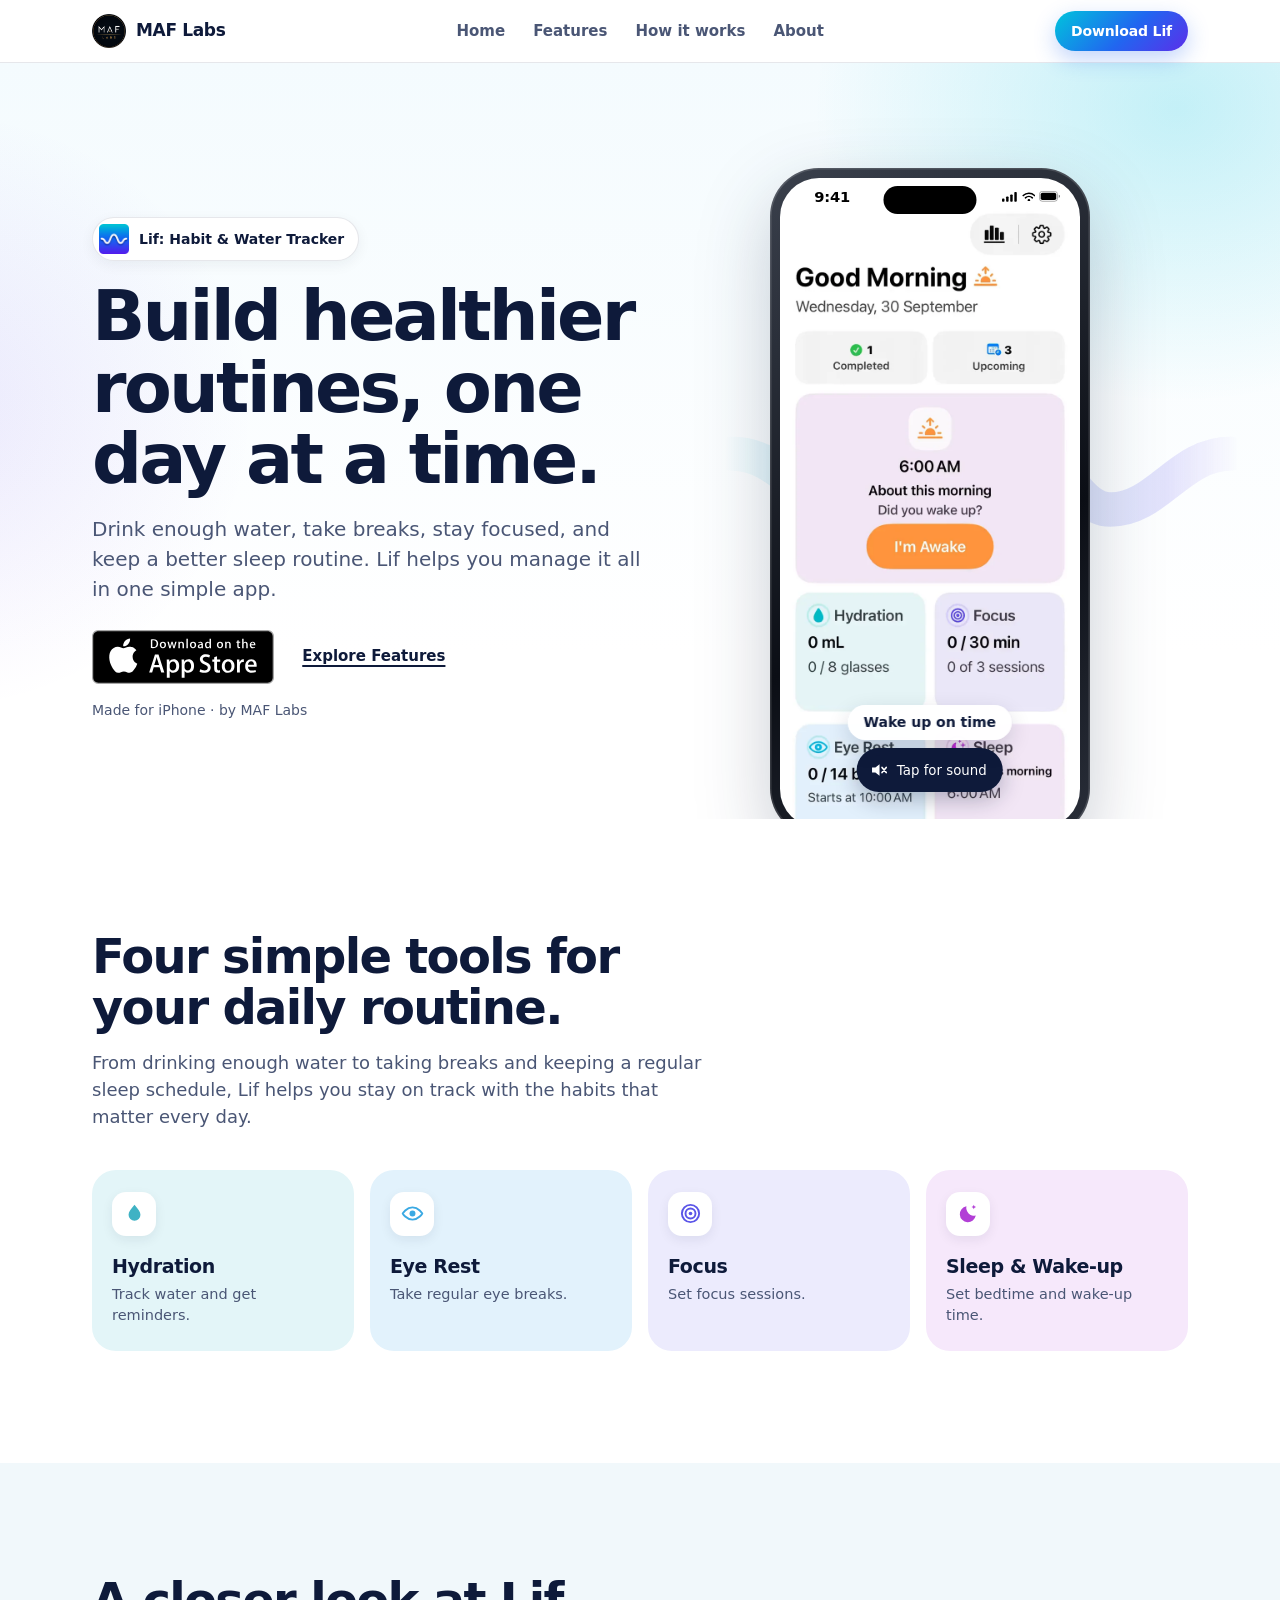
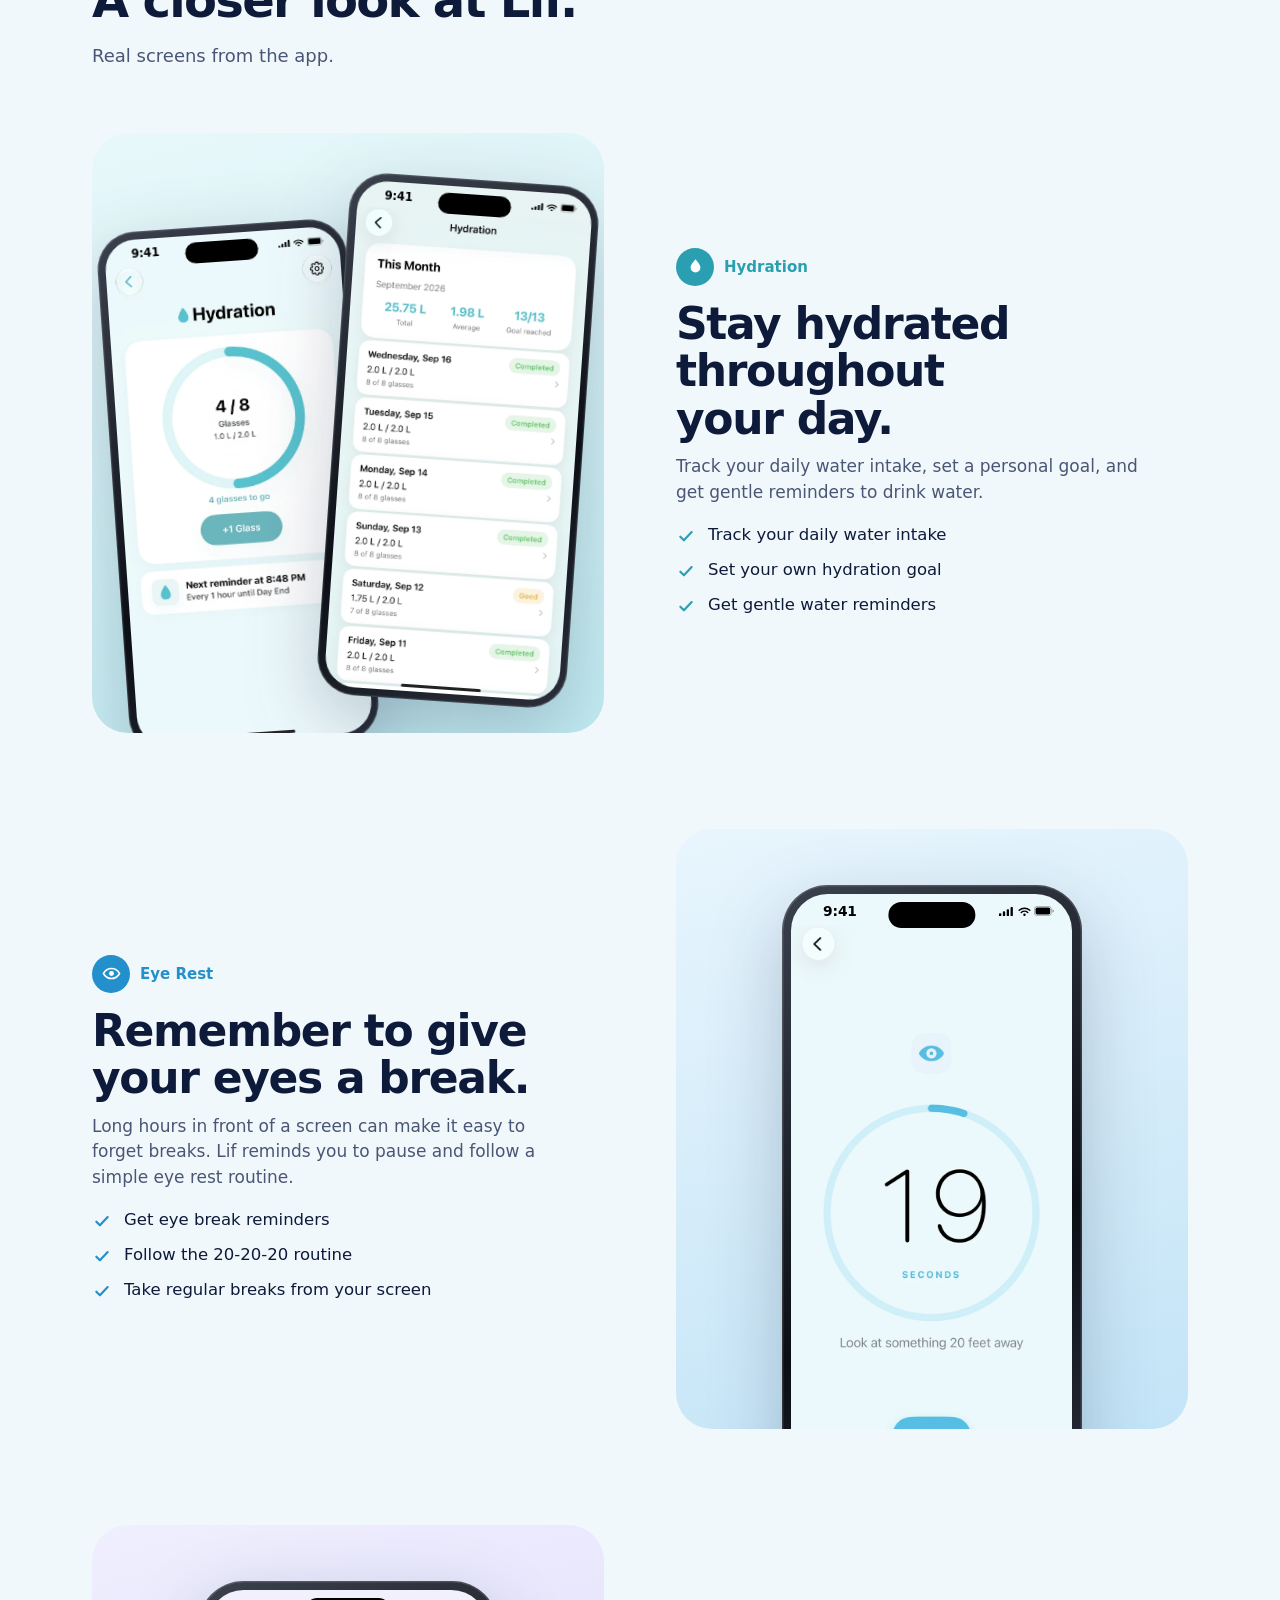
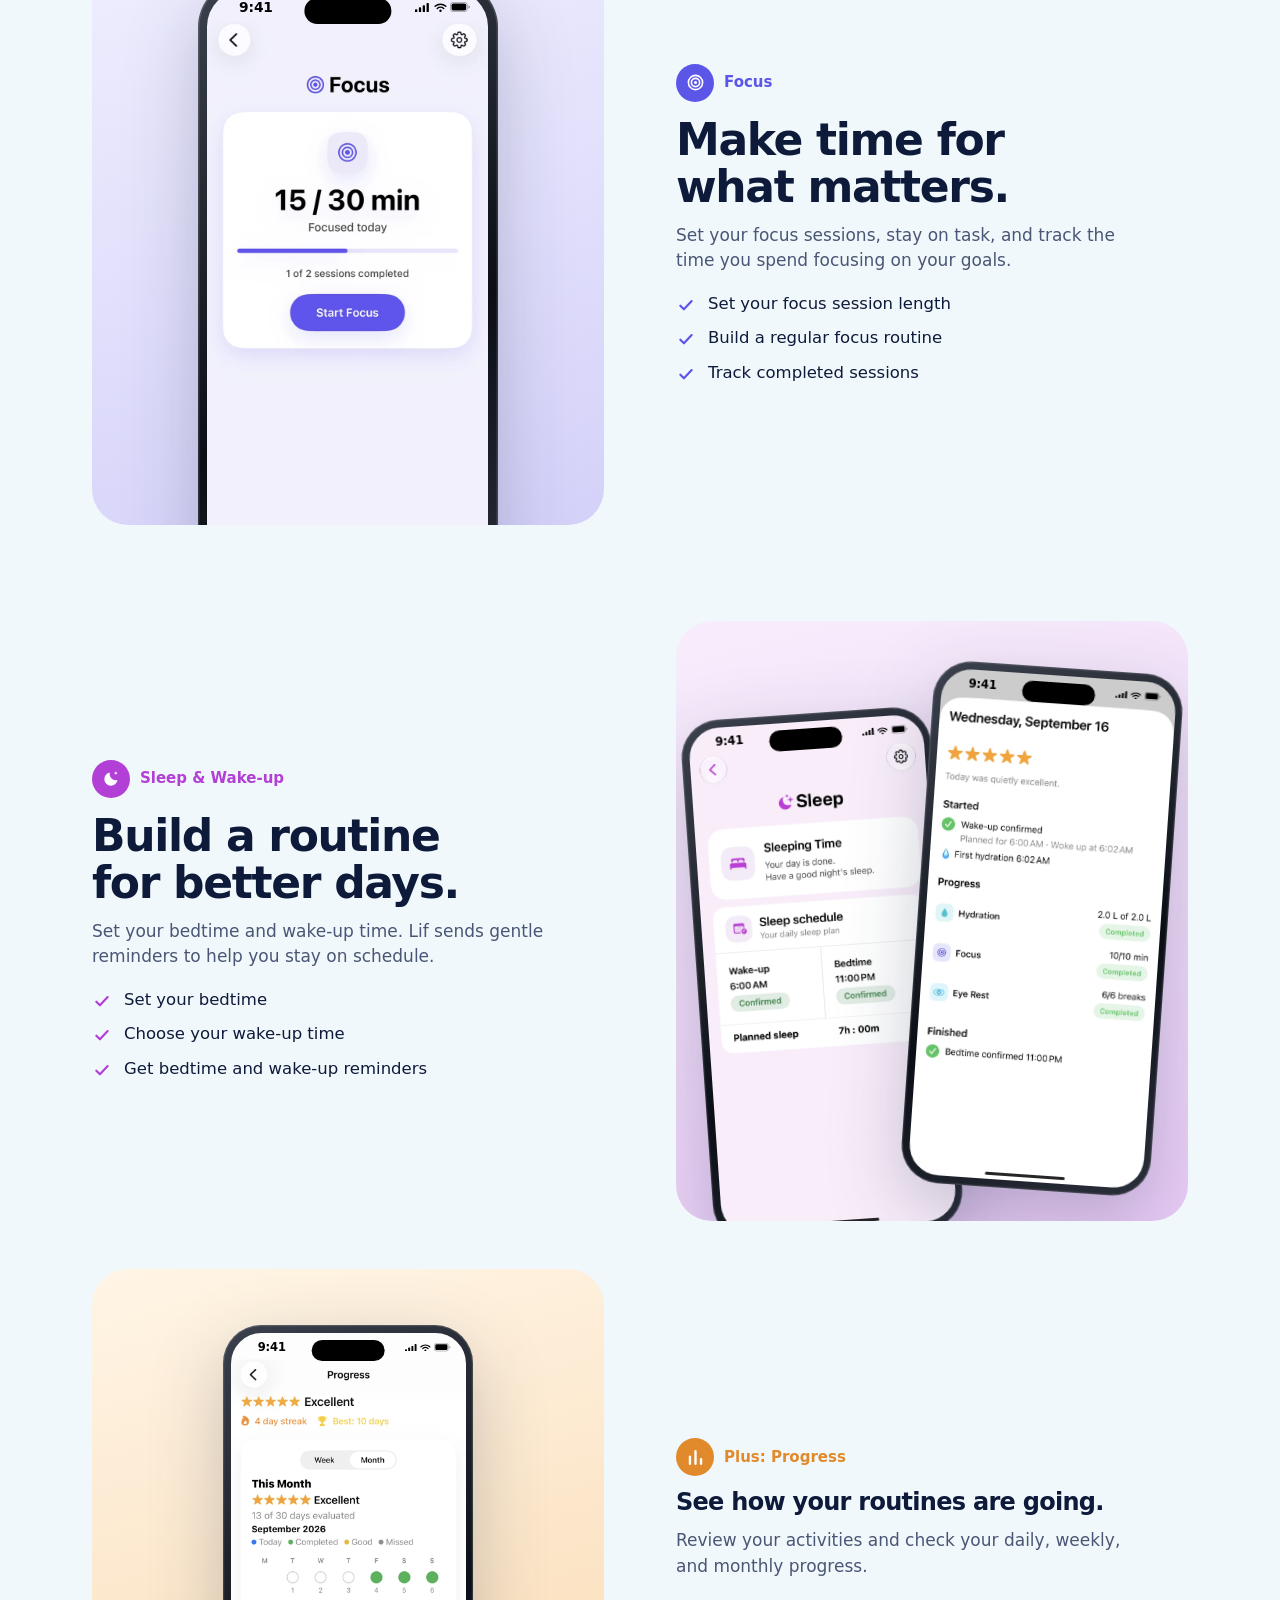
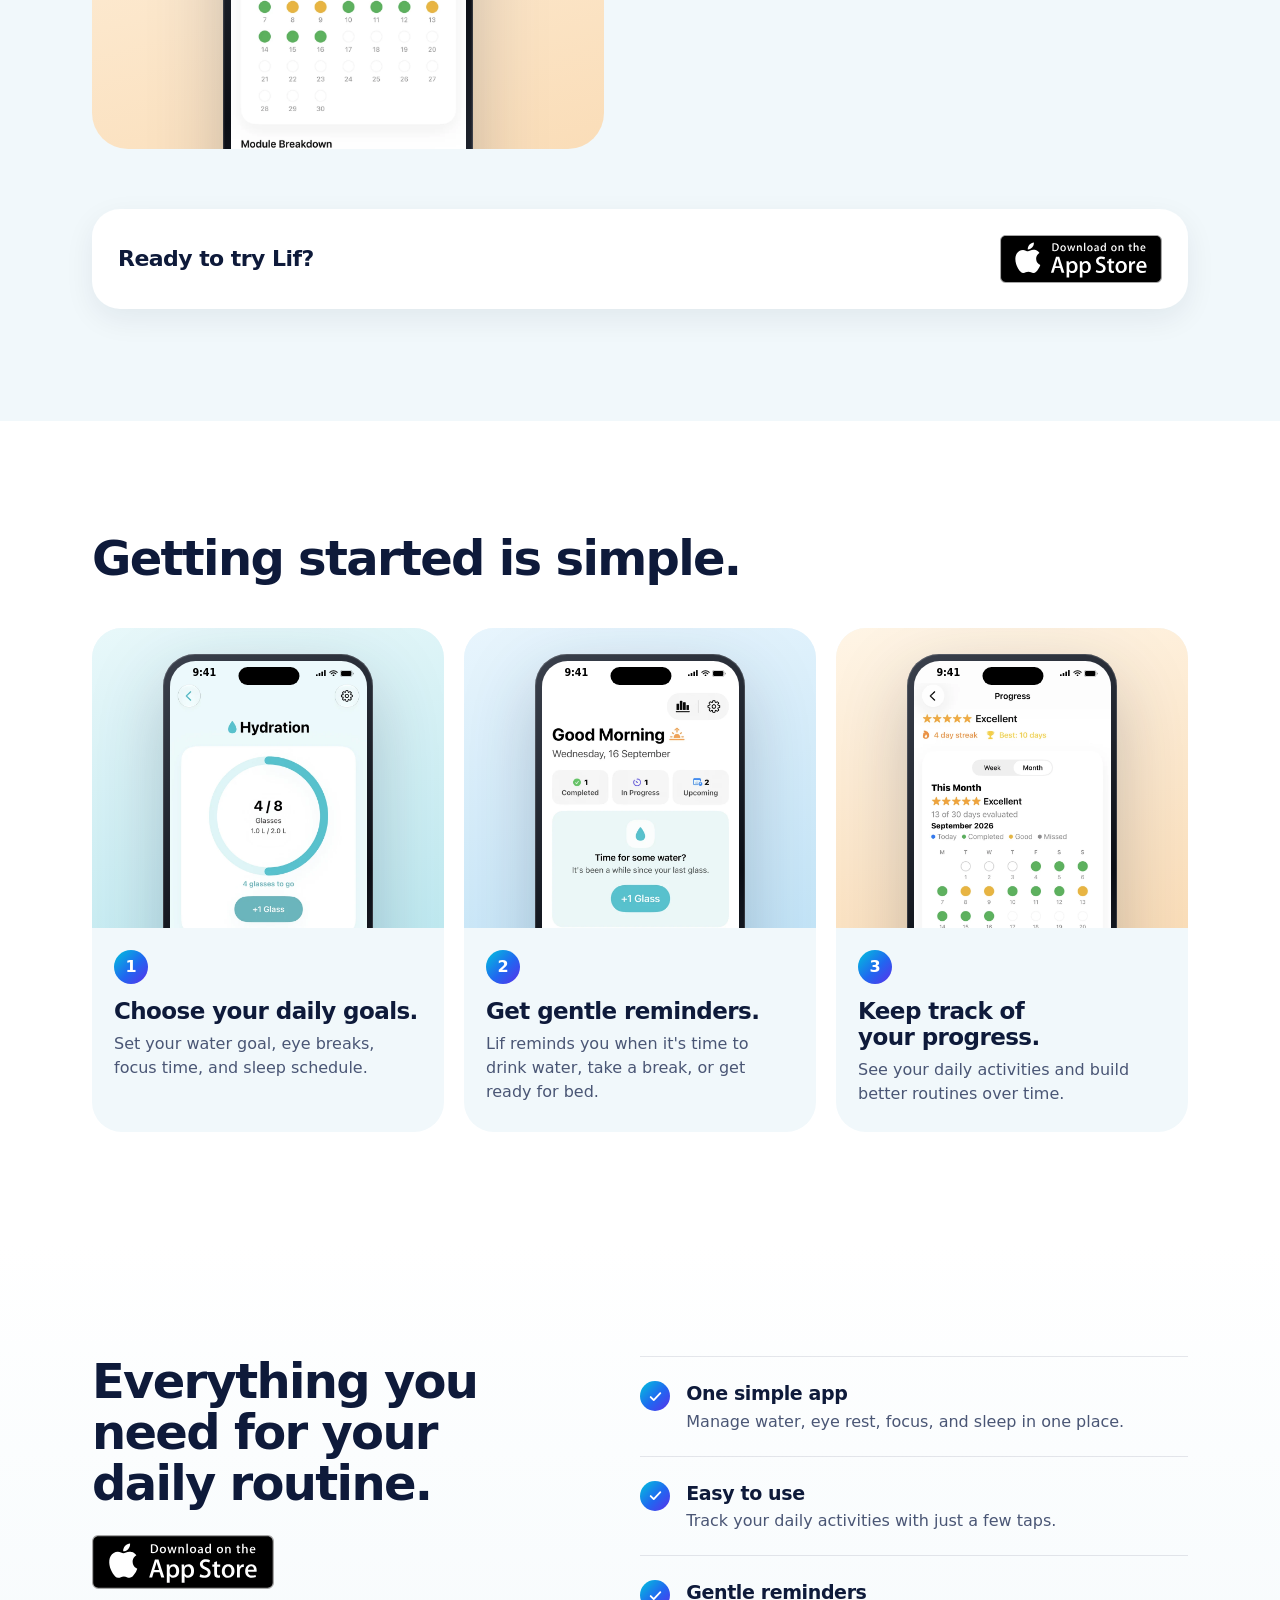
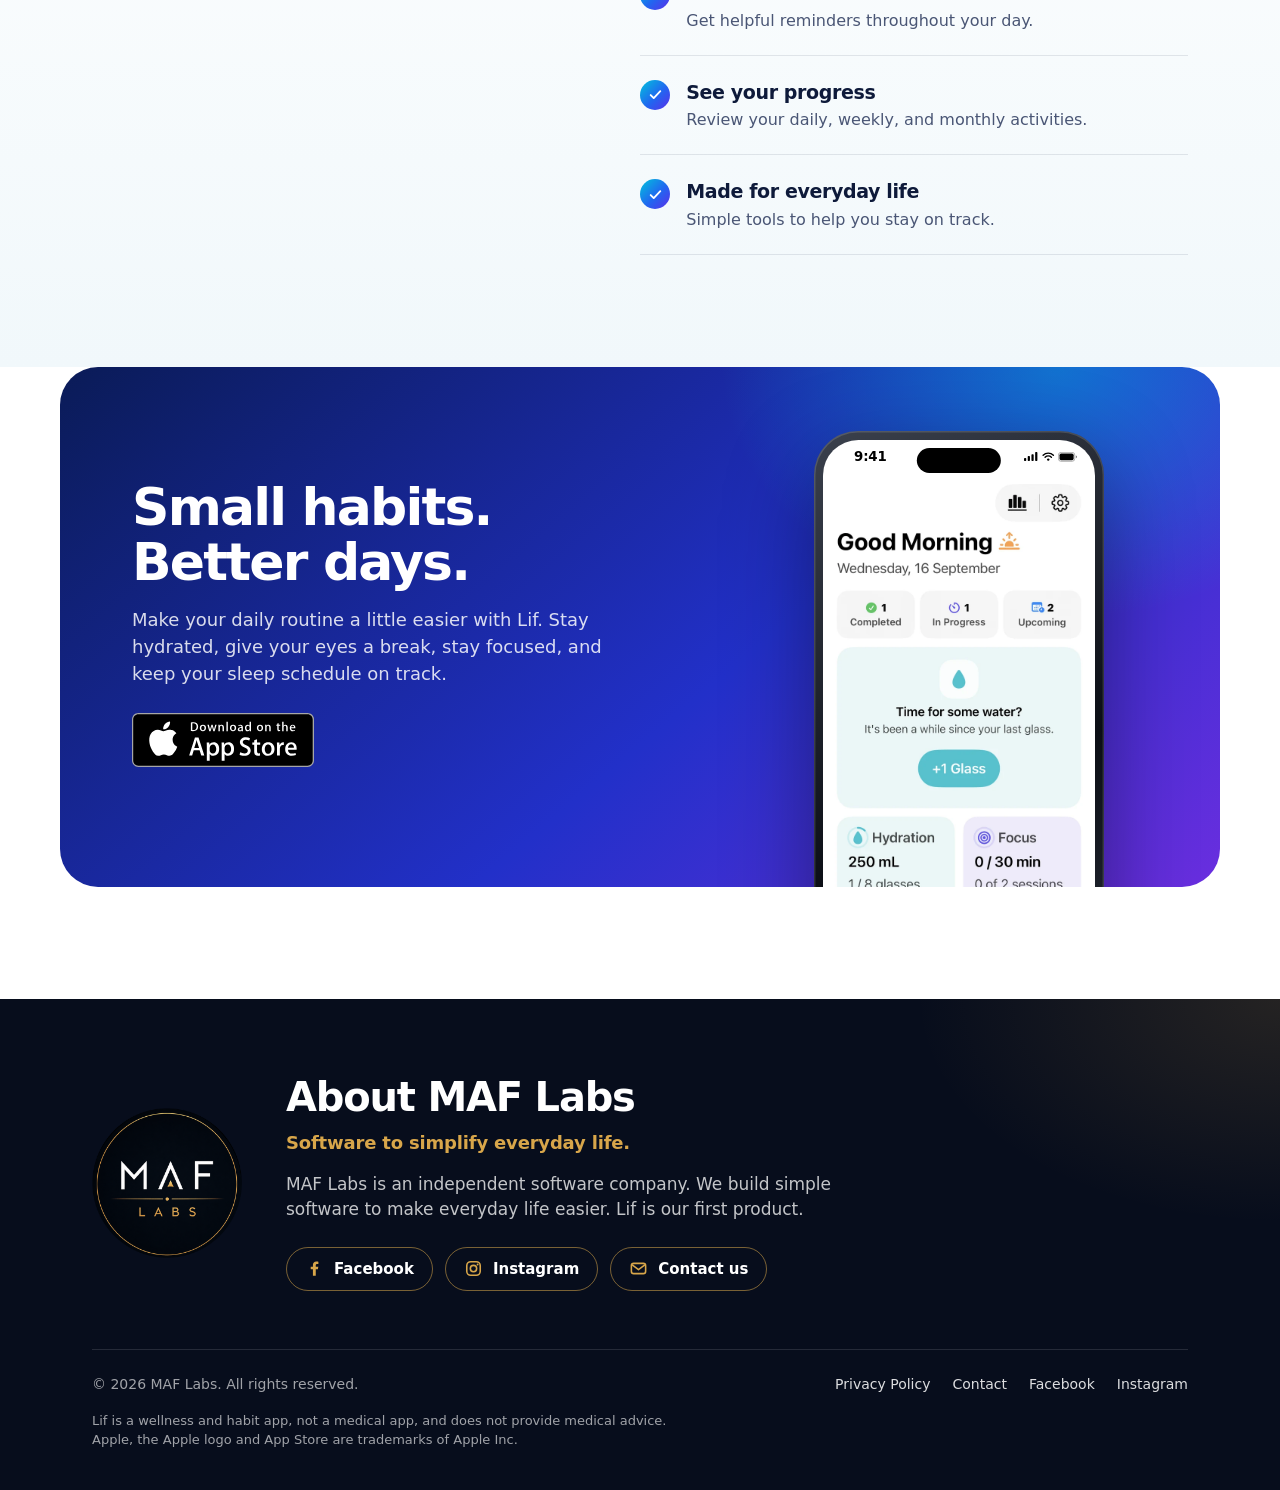
<file: index.html>
<!doctype html>
<html lang="en">
<head>
<meta charset="utf-8">
<meta name="viewport" content="width=device-width, initial-scale=1, viewport-fit=cover">
<title>Lif: Habit &amp; Water Tracker for iPhone | MAF Labs</title>
<meta name="description" content="Lif brings water, eye rest, focus and sleep routines together in one calm iPhone app, with gentle reminders. Download Lif: Habit &amp; Water Tracker on the App Store.">
<meta name="theme-color" content="#FFFFFF">
<link rel="canonical" href="https://marufuu.github.io/Lif-LandingPage/">
<link rel="icon" type="image/png" href="assets/favicon.png">
<link rel="apple-touch-icon" href="assets/apple-touch-icon.png">
<meta name="apple-itunes-app" content="app-id=6805542426">

<!-- Social sharing (Facebook / Instagram link previews) -->
<meta property="og:type" content="website">
<meta property="og:site_name" content="MAF Labs">
<meta property="og:title" content="Lif: Habit &amp; Water Tracker for iPhone">
<meta property="og:description" content="Build healthier routines without the pressure. Water, eye rest, focus and sleep in one calm app.">
<meta property="og:url" content="https://marufuu.github.io/Lif-LandingPage/">
<meta property="og:image" content="https://marufuu.github.io/Lif-LandingPage/assets/og-image.png">
<meta property="og:image:width" content="1200"><meta property="og:image:height" content="630">
<meta name="twitter:card" content="summary_large_image">

<link rel="stylesheet" href="style.css">

<!-- META PIXEL: paste your Pixel base code here when you have your Pixel ID.
     Button clicks already call fbq('trackCustom','AppStoreClick') if the Pixel is loaded. -->

<script type="application/ld+json">
{"@context":"https://schema.org","@type":"SoftwareApplication","name":"Lif: Habit & Water Tracker","operatingSystem":"iOS","applicationCategory":"HealthApplication","url":"https://apps.apple.com/us/app/lif-habit-water-tracker/id6805542426","publisher":{"@type":"Organization","name":"MAF Labs","url":"https://marufuu.github.io/Lif-LandingPage/"}}
</script>
</head>
<body>

<svg width="0" height="0" style="position:absolute" aria-hidden="true">
  <symbol id="i-drop" viewBox="0 0 24 24"><path d="M12 2.8c3.7 4.3 6.2 7.4 6.2 10.5a6.2 6.2 0 0 1-12.4 0c0-3.1 2.5-6.2 6.2-10.5z"/></symbol>
  <symbol id="i-target" viewBox="0 0 24 24"><g fill="none" stroke="currentColor" stroke-width="2"><circle cx="12" cy="12" r="9"/><circle cx="12" cy="12" r="5.2"/></g><circle cx="12" cy="12" r="1.9"/></symbol>
  <symbol id="i-eye" viewBox="0 0 24 24"><path d="M1.8 12S5.4 5.6 12 5.6 22.2 12 22.2 12 18.6 18.4 12 18.4 1.8 12 1.8 12z" fill="none" stroke="currentColor" stroke-width="2" stroke-linejoin="round"/><circle cx="12" cy="12" r="3.1"/></symbol>
  <symbol id="i-moon" viewBox="0 0 24 24"><path d="M19.6 14.2A8.4 8.4 0 0 1 9.8 4.4a8.4 8.4 0 1 0 9.8 9.8z"/><path d="M17.5 2.8l.7 1.7 1.7.7-1.7.7-.7 1.7-.7-1.7-1.7-.7 1.7-.7z"/></symbol>
  <symbol id="i-chart" viewBox="0 0 24 24"><path d="M5 20V11M12 20V4M19 20v-6" fill="none" stroke="currentColor" stroke-width="3" stroke-linecap="round"/></symbol>
  <symbol id="i-check" viewBox="0 0 24 24"><path d="M5.2 12.8l4.3 4.3 9.3-9.8" fill="none" stroke="currentColor" stroke-width="2.6" stroke-linecap="round" stroke-linejoin="round"/></symbol>
  <symbol id="i-fb" viewBox="0 0 24 24"><path d="M13.6 21v-8h2.7l.5-3.2h-3.2V7.9c0-.9.4-1.7 1.8-1.7h1.5V3.4s-1.3-.2-2.6-.2c-2.6 0-4.3 1.6-4.3 4.4v2.2H7.2V13H10v8z"/></symbol>
  <symbol id="i-ig" viewBox="0 0 24 24"><g fill="none" stroke="currentColor" stroke-width="2"><rect x="3.5" y="3.5" width="17" height="17" rx="5"/><circle cx="12" cy="12" r="4"/></g><circle cx="17.2" cy="6.9" r="1.2"/></symbol>
  <symbol id="i-mail" viewBox="0 0 24 24"><g fill="none" stroke="currentColor" stroke-width="2" stroke-linejoin="round"><rect x="3" y="5.5" width="18" height="13" rx="3"/><path d="M4 7.5l8 6 8-6"/></g></symbol>
</svg>

<header class="nav" id="top">
  <div class="wrap">
    <a class="brand" href="#top" aria-label="MAF Labs home"><img src="assets/maf-logo-sm.png" alt="" width="34" height="34"><span>MAF Labs</span></a>
    <ul class="nav-links">
      <li><a href="#top">Home</a></li>
      <li><a href="#features">Features</a></li>
      <li><a href="#how">How it works</a></li>
      <li><a href="#about">About</a></li>
    </ul>
    <div class="nav-right">
      <a class="btn" href="https://apps.apple.com/app/apple-store/id6805542426?pt=129310419&amp;ct=landing_page&amp;mt=8" data-cta="nav">Download Lif</a>
      <button class="burger" aria-label="Open menu" aria-expanded="false" aria-controls="mmenu"><i></i><i></i><i></i></button>
    </div>
  </div>
  <nav class="mmenu" id="mmenu" aria-label="Mobile">
    <a href="#top">Home</a><a href="#features">Features</a><a href="#how">How it works</a><a href="#about">About</a>
  </nav>
</header>

<main>
<!-- ================= HERO ================= -->
<section class="hero" id="hero">
  <div class="wrap hero-grid">
    <div class="hero-copy">
      <a class="appchip" href="#features"><img src="assets/lif-icon.png" alt="" width="30" height="30">Lif: Habit &amp; Water Tracker</a>
      <h1>Build healthier routines, one day at a time.</h1>
      <p class="lead">Drink enough water, take breaks, stay focused, and keep a better sleep routine. Lif helps you manage it all in one simple app.</p>
      <div class="actions">
        <a class="badge" href="https://apps.apple.com/app/apple-store/id6805542426?pt=129310419&amp;ct=landing_page&amp;mt=8" data-cta="hero" aria-label="Download Lif on the App Store"><img src="assets/app-store-badge.svg" alt="Download on the App Store" width="189" height="56"></a>
        <a class="textlink" href="#features">Explore Features</a>
      </div>
      <p class="fine">Made for iPhone &middot; by MAF Labs</p>
    </div>
    <div class="hero-art">
      <svg class="wave" viewBox="0 0 600 300" aria-hidden="true"><defs><linearGradient id="wg" x1="0" x2="1"><stop offset="0" stop-color="#00C4DC"/><stop offset=".55" stop-color="#2166F0"/><stop offset="1" stop-color="#5B2FEA"/></linearGradient></defs><path d="M10 175C70 175 95 240 150 240C215 240 240 62 300 62C360 62 385 240 450 240C505 240 530 175 590 175" fill="none" stroke="url(#wg)" stroke-width="40" stroke-linecap="round" opacity=".16"/></svg>
      <div class="phone p-front hero-in"><div class="bezel"><div class="screen"><video class="demo" muted playsinline loop autoplay preload="auto" poster="assets/lif-demo-poster.webp" width="720" height="1558" aria-label="Short demo of the Lif app: wake-up, first glass of water, a 20 second eye break, focus, sleep schedule and daily progress"><source src="assets/lif-demo.mp4" type="video/mp4"></video><div class="sb" aria-hidden="true"><span>9:41</span><span class="ic"><svg viewBox="0 0 19 12" style="width:5.2cqw"><rect x="0" y="8" width="3" height="4" rx="1"/><rect x="5" y="5.5" width="3" height="6.5" rx="1"/><rect x="10" y="3" width="3" height="9" rx="1"/><rect x="15" y="0" width="3" height="12" rx="1"/></svg><svg viewBox="0 0 17 12" style="width:4.6cqw"><g fill="none" stroke="currentColor" stroke-width="1.9" stroke-linecap="round"><path d="M1.5 4.4a10 10 0 0 1 14 0"/><path d="M4.2 7.2a6.3 6.3 0 0 1 8.6 0"/></g><circle cx="8.5" cy="10.3" r="1.6"/></svg><svg viewBox="0 0 27 13" style="width:7.4cqw"><rect x=".5" y=".5" width="22" height="12" rx="3.6" fill="none" stroke="currentColor" opacity=".4"/><rect x="2" y="2" width="19" height="9" rx="2.2"/><path d="M24 4.6v3.8c.9-.3 1.6-1 1.6-1.9S24.900 4.900 24 4.600z" opacity=".5"/></svg></span></div><i class="island"></i></div></div></div>
      <div class="demo-ui"><span class="cap" id="demoCap" aria-hidden="true">Wake up on time</span><button class="snd" id="demoSnd" type="button" aria-pressed="false" aria-label="Turn sound on"><svg viewBox="0 0 24 24" aria-hidden="true"><path class="sp" d="M4 9v6h4l5 4V5L8 9H4z" fill="currentColor"/><path class="on" d="M16 8.5a5 5 0 0 1 0 7M18.5 6a8.5 8.5 0 0 1 0 12" fill="none" stroke="currentColor" stroke-width="2" stroke-linecap="round"/><path class="off" d="M16 9l5 6M21 9l-5 6" fill="none" stroke="currentColor" stroke-width="2" stroke-linecap="round"/></svg><span class="t">Sound</span></button><button class="playbtn" id="demoPlay" type="button" aria-label="Play demo" hidden>&#9654;</button></div>
    </div>
  </div>
</section>

<!-- ================= INTRO ================= -->
<section class="sec" id="intro">
  <div class="wrap">
    <h2>Four simple tools for your daily routine.</h2>
    <p class="sub">From drinking enough water to taking breaks and keeping a regular sleep schedule, Lif helps you stay on track with the habits that matter every day.</p>
    <div class="mods">
      <div class="mod m-water"><span class="ico"><svg class="i"><use href="#i-drop"/></svg></span><h3>Hydration</h3><p>Track water and get reminders.</p></div>
      <div class="mod m-eye"><span class="ico"><svg class="i"><use href="#i-eye"/></svg></span><h3>Eye Rest</h3><p>Take regular eye breaks.</p></div>
      <div class="mod m-focus"><span class="ico"><svg class="i"><use href="#i-target"/></svg></span><h3>Focus</h3><p>Set focus sessions.</p></div>
      <div class="mod m-sleep"><span class="ico"><svg class="i"><use href="#i-moon"/></svg></span><h3>Sleep &amp; Wake-up</h3><p>Set bedtime and wake-up time.</p></div>
    </div>
  </div>
</section>

<!-- ================= FEATURES ================= -->
<section class="sec features" id="features">
  <div class="wrap">
    <h2>A closer look at Lif.</h2>
    <p class="sub">Real screens from the app.</p>

    <article class="feat f-water">
      <div class="fpanel two"><div class="phone"><div class="bezel"><div class="screen"><img src="assets/hydration.webp" alt="Lif hydration screen showing 4 of 8 glasses and the next reminder time" width="720" height="1558" loading="lazy" decoding="async"><div class="sb" aria-hidden="true"><span>9:41</span><span class="ic"><svg viewBox="0 0 19 12" style="width:5.2cqw"><rect x="0" y="8" width="3" height="4" rx="1"/><rect x="5" y="5.5" width="3" height="6.5" rx="1"/><rect x="10" y="3" width="3" height="9" rx="1"/><rect x="15" y="0" width="3" height="12" rx="1"/></svg><svg viewBox="0 0 17 12" style="width:4.6cqw"><g fill="none" stroke="currentColor" stroke-width="1.9" stroke-linecap="round"><path d="M1.5 4.4a10 10 0 0 1 14 0"/><path d="M4.2 7.2a6.3 6.3 0 0 1 8.6 0"/></g><circle cx="8.5" cy="10.3" r="1.6"/></svg><svg viewBox="0 0 27 13" style="width:7.4cqw"><rect x=".5" y=".5" width="22" height="12" rx="3.6" fill="none" stroke="currentColor" opacity=".4"/><rect x="2" y="2" width="19" height="9" rx="2.2"/><path d="M24 4.6v3.8c.9-.3 1.6-1 1.6-1.9S24.900 4.900 24 4.600z" opacity=".5"/></svg></span></div><i class="island"></i></div></div></div><div class="phone"><div class="bezel"><div class="screen"><img src="assets/hydration-history.webp" alt="Lif hydration history showing daily water intake for the month" width="720" height="1558" loading="lazy" decoding="async"><div class="sb" aria-hidden="true"><span>9:41</span><span class="ic"><svg viewBox="0 0 19 12" style="width:5.2cqw"><rect x="0" y="8" width="3" height="4" rx="1"/><rect x="5" y="5.5" width="3" height="6.5" rx="1"/><rect x="10" y="3" width="3" height="9" rx="1"/><rect x="15" y="0" width="3" height="12" rx="1"/></svg><svg viewBox="0 0 17 12" style="width:4.6cqw"><g fill="none" stroke="currentColor" stroke-width="1.9" stroke-linecap="round"><path d="M1.5 4.4a10 10 0 0 1 14 0"/><path d="M4.2 7.2a6.3 6.3 0 0 1 8.6 0"/></g><circle cx="8.5" cy="10.3" r="1.6"/></svg><svg viewBox="0 0 27 13" style="width:7.4cqw"><rect x=".5" y=".5" width="22" height="12" rx="3.6" fill="none" stroke="currentColor" opacity=".4"/><rect x="2" y="2" width="19" height="9" rx="2.2"/><path d="M24 4.6v3.8c.9-.3 1.6-1 1.6-1.9S24.900 4.900 24 4.600z" opacity=".5"/></svg></span></div><i class="island"></i></div></div></div></div>
      <div class="ftext">
        <span class="tag"><b><svg class="i"><use href="#i-drop"/></svg></b>Hydration</span>
        <h3>Stay hydrated throughout your day.</h3>
        <p>Track your daily water intake, set a personal goal, and get gentle reminders to drink water.</p>
        <ul>
          <li><svg class="i"><use href="#i-check"/></svg>Track your daily water intake</li>
          <li><svg class="i"><use href="#i-check"/></svg>Set your own hydration goal</li>
          <li><svg class="i"><use href="#i-check"/></svg>Get gentle water reminders</li>
        </ul>
      </div>
    </article>

    <article class="feat rev f-eye">
      <div class="fpanel"><div class="phone"><div class="bezel"><div class="screen"><img src="assets/eye-count.webp" alt="Lif Eye Rest break with a 20 second countdown and the message to look at something 20 feet away" width="720" height="1558" loading="lazy" decoding="async"><div class="sb" aria-hidden="true"><span>9:41</span><span class="ic"><svg viewBox="0 0 19 12" style="width:5.2cqw"><rect x="0" y="8" width="3" height="4" rx="1"/><rect x="5" y="5.5" width="3" height="6.5" rx="1"/><rect x="10" y="3" width="3" height="9" rx="1"/><rect x="15" y="0" width="3" height="12" rx="1"/></svg><svg viewBox="0 0 17 12" style="width:4.6cqw"><g fill="none" stroke="currentColor" stroke-width="1.9" stroke-linecap="round"><path d="M1.5 4.4a10 10 0 0 1 14 0"/><path d="M4.2 7.2a6.3 6.3 0 0 1 8.6 0"/></g><circle cx="8.5" cy="10.3" r="1.6"/></svg><svg viewBox="0 0 27 13" style="width:7.4cqw"><rect x=".5" y=".5" width="22" height="12" rx="3.6" fill="none" stroke="currentColor" opacity=".4"/><rect x="2" y="2" width="19" height="9" rx="2.2"/><path d="M24 4.6v3.8c.9-.3 1.6-1 1.6-1.9S24.900 4.900 24 4.600z" opacity=".5"/></svg></span></div><i class="island"></i></div></div></div></div>
      <div class="ftext">
        <span class="tag"><b><svg class="i"><use href="#i-eye"/></svg></b>Eye Rest</span>
        <h3>Remember to give your eyes a break.</h3>
        <p>Long hours in front of a screen can make it easy to forget breaks. Lif reminds you to pause and follow a simple eye rest routine.</p>
        <ul>
          <li><svg class="i"><use href="#i-check"/></svg>Get eye break reminders</li>
          <li><svg class="i"><use href="#i-check"/></svg>Follow the 20-20-20 routine</li>
          <li><svg class="i"><use href="#i-check"/></svg>Take regular breaks from your screen</li>
        </ul>
      </div>
    </article>

    <article class="feat f-focus">
      <div class="fpanel"><div class="phone"><div class="bezel"><div class="screen"><img src="assets/focus.webp" alt="Lif focus screen showing 15 of 30 minutes focused today" width="720" height="1558" loading="lazy" decoding="async"><div class="sb" aria-hidden="true"><span>9:41</span><span class="ic"><svg viewBox="0 0 19 12" style="width:5.2cqw"><rect x="0" y="8" width="3" height="4" rx="1"/><rect x="5" y="5.5" width="3" height="6.5" rx="1"/><rect x="10" y="3" width="3" height="9" rx="1"/><rect x="15" y="0" width="3" height="12" rx="1"/></svg><svg viewBox="0 0 17 12" style="width:4.6cqw"><g fill="none" stroke="currentColor" stroke-width="1.9" stroke-linecap="round"><path d="M1.5 4.4a10 10 0 0 1 14 0"/><path d="M4.2 7.2a6.3 6.3 0 0 1 8.6 0"/></g><circle cx="8.5" cy="10.3" r="1.6"/></svg><svg viewBox="0 0 27 13" style="width:7.4cqw"><rect x=".5" y=".5" width="22" height="12" rx="3.6" fill="none" stroke="currentColor" opacity=".4"/><rect x="2" y="2" width="19" height="9" rx="2.2"/><path d="M24 4.6v3.8c.9-.3 1.6-1 1.6-1.9S24.900 4.900 24 4.600z" opacity=".5"/></svg></span></div><i class="island"></i></div></div></div></div>
      <div class="ftext">
        <span class="tag"><b><svg class="i"><use href="#i-target"/></svg></b>Focus</span>
        <h3>Make time for what matters.</h3>
        <p>Set your focus sessions, stay on task, and track the time you spend focusing on your goals.</p>
        <ul>
          <li><svg class="i"><use href="#i-check"/></svg>Set your focus session length</li>
          <li><svg class="i"><use href="#i-check"/></svg>Build a regular focus routine</li>
          <li><svg class="i"><use href="#i-check"/></svg>Track completed sessions</li>
        </ul>
      </div>
    </article>

    <article class="feat rev f-sleep">
      <div class="fpanel two"><div class="phone"><div class="bezel"><div class="screen"><img src="assets/sleep.webp" alt="Lif sleep screen showing wake-up at 6:00 AM and bedtime at 11:00 PM" width="720" height="1558" loading="lazy" decoding="async"><div class="sb" aria-hidden="true"><span>9:41</span><span class="ic"><svg viewBox="0 0 19 12" style="width:5.2cqw"><rect x="0" y="8" width="3" height="4" rx="1"/><rect x="5" y="5.5" width="3" height="6.5" rx="1"/><rect x="10" y="3" width="3" height="9" rx="1"/><rect x="15" y="0" width="3" height="12" rx="1"/></svg><svg viewBox="0 0 17 12" style="width:4.6cqw"><g fill="none" stroke="currentColor" stroke-width="1.9" stroke-linecap="round"><path d="M1.5 4.4a10 10 0 0 1 14 0"/><path d="M4.2 7.2a6.3 6.3 0 0 1 8.6 0"/></g><circle cx="8.5" cy="10.3" r="1.6"/></svg><svg viewBox="0 0 27 13" style="width:7.4cqw"><rect x=".5" y=".5" width="22" height="12" rx="3.6" fill="none" stroke="currentColor" opacity=".4"/><rect x="2" y="2" width="19" height="9" rx="2.2"/><path d="M24 4.6v3.8c.9-.3 1.6-1 1.6-1.9S24.900 4.900 24 4.600z" opacity=".5"/></svg></span></div><i class="island"></i></div></div></div><div class="phone"><div class="bezel"><div class="screen"><img src="assets/daily.webp" alt="Lif daily summary showing wake-up confirmed, hydration, focus, eye rest and bedtime" width="720" height="1558" loading="lazy" decoding="async"><div class="sb" aria-hidden="true"><span>9:41</span><span class="ic"><svg viewBox="0 0 19 12" style="width:5.2cqw"><rect x="0" y="8" width="3" height="4" rx="1"/><rect x="5" y="5.5" width="3" height="6.5" rx="1"/><rect x="10" y="3" width="3" height="9" rx="1"/><rect x="15" y="0" width="3" height="12" rx="1"/></svg><svg viewBox="0 0 17 12" style="width:4.6cqw"><g fill="none" stroke="currentColor" stroke-width="1.9" stroke-linecap="round"><path d="M1.5 4.4a10 10 0 0 1 14 0"/><path d="M4.2 7.2a6.3 6.3 0 0 1 8.6 0"/></g><circle cx="8.5" cy="10.3" r="1.6"/></svg><svg viewBox="0 0 27 13" style="width:7.4cqw"><rect x=".5" y=".5" width="22" height="12" rx="3.6" fill="none" stroke="currentColor" opacity=".4"/><rect x="2" y="2" width="19" height="9" rx="2.2"/><path d="M24 4.6v3.8c.9-.3 1.6-1 1.6-1.9S24.900 4.900 24 4.600z" opacity=".5"/></svg></span></div><i class="island"></i></div></div></div></div>
      <div class="ftext">
        <span class="tag"><b><svg class="i"><use href="#i-moon"/></svg></b>Sleep &amp; Wake-up</span>
        <h3>Build a routine for better days.</h3>
        <p>Set your bedtime and wake-up time. Lif sends gentle reminders to help you stay on schedule.</p>
        <ul>
          <li><svg class="i"><use href="#i-check"/></svg>Set your bedtime</li>
          <li><svg class="i"><use href="#i-check"/></svg>Choose your wake-up time</li>
          <li><svg class="i"><use href="#i-check"/></svg>Get bedtime and wake-up reminders</li>
        </ul>
      </div>
    </article>

    <article class="feat support f-prog">
      <div class="fpanel"><div class="phone"><div class="bezel"><div class="screen"><img src="assets/progress.webp" alt="Lif monthly progress calendar with module breakdown" width="720" height="1558" loading="lazy" decoding="async"><div class="sb" aria-hidden="true"><span>9:41</span><span class="ic"><svg viewBox="0 0 19 12" style="width:5.2cqw"><rect x="0" y="8" width="3" height="4" rx="1"/><rect x="5" y="5.5" width="3" height="6.5" rx="1"/><rect x="10" y="3" width="3" height="9" rx="1"/><rect x="15" y="0" width="3" height="12" rx="1"/></svg><svg viewBox="0 0 17 12" style="width:4.6cqw"><g fill="none" stroke="currentColor" stroke-width="1.9" stroke-linecap="round"><path d="M1.5 4.4a10 10 0 0 1 14 0"/><path d="M4.2 7.2a6.3 6.3 0 0 1 8.6 0"/></g><circle cx="8.5" cy="10.3" r="1.6"/></svg><svg viewBox="0 0 27 13" style="width:7.4cqw"><rect x=".5" y=".5" width="22" height="12" rx="3.6" fill="none" stroke="currentColor" opacity=".4"/><rect x="2" y="2" width="19" height="9" rx="2.2"/><path d="M24 4.6v3.8c.9-.3 1.6-1 1.6-1.9S24.900 4.900 24 4.600z" opacity=".5"/></svg></span></div><i class="island"></i></div></div></div></div>
      <div class="ftext">
        <span class="tag"><b><svg class="i"><use href="#i-chart"/></svg></b>Plus: Progress</span>
        <h3>See how your routines are going.</h3>
        <p>Review your activities and check your daily, weekly, and monthly progress.</p>
      </div>
    </article>

    <div class="mid-cta">
      <strong>Ready to try Lif?</strong>
      <a class="badge" href="https://apps.apple.com/app/apple-store/id6805542426?pt=129310419&amp;ct=landing_page&amp;mt=8" data-cta="features" aria-label="Download Lif on the App Store"><img src="assets/app-store-badge.svg" alt="Download on the App Store" width="162" height="48" style="height:48px"></a>
    </div>
  </div>
</section>

<!-- ================= HOW IT WORKS ================= -->
<section class="sec" id="how">
  <div class="wrap">
    <h2>Getting started is simple.</h2>
    <ol class="steps" style="list-style:none;padding:0">
      <li class="step" style="--t1:#E8F8FA;--t2:#BFE9F0">
        <div class="mini"><div class="phone"><div class="bezel"><div class="screen"><img src="assets/hydration.webp" alt="Lif hydration goal screen" width="720" height="1558" loading="lazy" decoding="async"><div class="sb" aria-hidden="true"><span>9:41</span><span class="ic"><svg viewBox="0 0 19 12" style="width:5.2cqw"><rect x="0" y="8" width="3" height="4" rx="1"/><rect x="5" y="5.5" width="3" height="6.5" rx="1"/><rect x="10" y="3" width="3" height="9" rx="1"/><rect x="15" y="0" width="3" height="12" rx="1"/></svg><svg viewBox="0 0 17 12" style="width:4.6cqw"><g fill="none" stroke="currentColor" stroke-width="1.9" stroke-linecap="round"><path d="M1.5 4.4a10 10 0 0 1 14 0"/><path d="M4.2 7.2a6.3 6.3 0 0 1 8.6 0"/></g><circle cx="8.5" cy="10.3" r="1.6"/></svg><svg viewBox="0 0 27 13" style="width:7.4cqw"><rect x=".5" y=".5" width="22" height="12" rx="3.6" fill="none" stroke="currentColor" opacity=".4"/><rect x="2" y="2" width="19" height="9" rx="2.2"/><path d="M24 4.6v3.8c.9-.3 1.6-1 1.6-1.9S24.900 4.900 24 4.600z" opacity=".5"/></svg></span></div><i class="island"></i></div></div></div></div>
        <div class="body"><span class="n">1</span><h3>Choose your daily goals.</h3><p>Set your water goal, eye breaks, focus time, and sleep schedule.</p></div>
      </li>
      <li class="step" style="--t1:#E8F5FD;--t2:#C3E4F7">
        <div class="mini"><div class="phone"><div class="bezel"><div class="screen"><img src="assets/home-remind.webp" alt="Lif home screen with a gentle reminder to drink water" width="720" height="1558" loading="lazy" decoding="async"><div class="sb" aria-hidden="true"><span>9:41</span><span class="ic"><svg viewBox="0 0 19 12" style="width:5.2cqw"><rect x="0" y="8" width="3" height="4" rx="1"/><rect x="5" y="5.5" width="3" height="6.5" rx="1"/><rect x="10" y="3" width="3" height="9" rx="1"/><rect x="15" y="0" width="3" height="12" rx="1"/></svg><svg viewBox="0 0 17 12" style="width:4.6cqw"><g fill="none" stroke="currentColor" stroke-width="1.9" stroke-linecap="round"><path d="M1.5 4.4a10 10 0 0 1 14 0"/><path d="M4.2 7.2a6.3 6.3 0 0 1 8.6 0"/></g><circle cx="8.5" cy="10.3" r="1.6"/></svg><svg viewBox="0 0 27 13" style="width:7.4cqw"><rect x=".5" y=".5" width="22" height="12" rx="3.6" fill="none" stroke="currentColor" opacity=".4"/><rect x="2" y="2" width="19" height="9" rx="2.2"/><path d="M24 4.6v3.8c.9-.3 1.6-1 1.6-1.9S24.900 4.900 24 4.600z" opacity=".5"/></svg></span></div><i class="island"></i></div></div></div></div>
        <div class="body"><span class="n">2</span><h3>Get gentle reminders.</h3><p>Lif reminds you when it's time to drink water, take a break, or get ready for bed.</p></div>
      </li>
      <li class="step" style="--t1:#FFF5E6;--t2:#FADDB8">
        <div class="mini"><div class="phone"><div class="bezel"><div class="screen"><img src="assets/progress.webp" alt="Lif progress screen with weekly and monthly calendar" width="720" height="1558" loading="lazy" decoding="async"><div class="sb" aria-hidden="true"><span>9:41</span><span class="ic"><svg viewBox="0 0 19 12" style="width:5.2cqw"><rect x="0" y="8" width="3" height="4" rx="1"/><rect x="5" y="5.5" width="3" height="6.5" rx="1"/><rect x="10" y="3" width="3" height="9" rx="1"/><rect x="15" y="0" width="3" height="12" rx="1"/></svg><svg viewBox="0 0 17 12" style="width:4.6cqw"><g fill="none" stroke="currentColor" stroke-width="1.9" stroke-linecap="round"><path d="M1.5 4.4a10 10 0 0 1 14 0"/><path d="M4.2 7.2a6.3 6.3 0 0 1 8.6 0"/></g><circle cx="8.5" cy="10.3" r="1.6"/></svg><svg viewBox="0 0 27 13" style="width:7.4cqw"><rect x=".5" y=".5" width="22" height="12" rx="3.6" fill="none" stroke="currentColor" opacity=".4"/><rect x="2" y="2" width="19" height="9" rx="2.2"/><path d="M24 4.6v3.8c.9-.3 1.6-1 1.6-1.9S24.900 4.900 24 4.600z" opacity=".5"/></svg></span></div><i class="island"></i></div></div></div></div>
        <div class="body"><span class="n">3</span><h3>Keep track of your progress.</h3><p>See your daily activities and build better routines over time.</p></div>
      </li>
    </ol>
  </div>
</section>

<!-- ================= WHY LIF ================= -->
<section class="sec why" id="why">
  <div class="wrap why-grid">
    <div>
      <h2>Everything you need for your daily routine.</h2>
      <a class="badge" href="https://apps.apple.com/app/apple-store/id6805542426?pt=129310419&amp;ct=landing_page&amp;mt=8" data-cta="why" aria-label="Download Lif on the App Store"><img src="assets/app-store-badge.svg" alt="Download on the App Store" width="189" height="56"></a>
    </div>
    <ul class="whylist">
      <li><span class="ck"><svg class="i"><use href="#i-check"/></svg></span><div><strong>One simple app</strong><span>Manage water, eye rest, focus, and sleep in one place.</span></div></li>
      <li><span class="ck"><svg class="i"><use href="#i-check"/></svg></span><div><strong>Easy to use</strong><span>Track your daily activities with just a few taps.</span></div></li>
      <li><span class="ck"><svg class="i"><use href="#i-check"/></svg></span><div><strong>Gentle reminders</strong><span>Get helpful reminders throughout your day.</span></div></li>
      <li><span class="ck"><svg class="i"><use href="#i-check"/></svg></span><div><strong>See your progress</strong><span>Review your daily, weekly, and monthly activities.</span></div></li>
      <li><span class="ck"><svg class="i"><use href="#i-check"/></svg></span><div><strong>Made for everyday life</strong><span>Simple tools to help you stay on track.</span></div></li>
    </ul>
  </div>
</section>

<!-- ================= FINAL CTA ================= -->
<div class="final-wrap">
  <section class="final" id="download">
    <div class="txt">
      <h2>Small habits. Better days.</h2>
      <p>Make your daily routine a little easier with Lif. Stay hydrated, give your eyes a break, stay focused, and keep your sleep schedule on track.</p>
      <a class="badge" href="https://apps.apple.com/app/apple-store/id6805542426?pt=129310419&amp;ct=landing_page&amp;mt=8" data-cta="final" aria-label="Get Lif for iPhone on the App Store"><img src="assets/app-store-badge.svg" alt="Download on the App Store" width="189" height="56"></a>
    </div>
    <div class="art"><div class="phone"><div class="bezel"><div class="screen"><img src="assets/home-remind.webp" alt="Lif home screen with a gentle water reminder" width="720" height="1558" loading="lazy" decoding="async"><div class="sb" aria-hidden="true"><span>9:41</span><span class="ic"><svg viewBox="0 0 19 12" style="width:5.2cqw"><rect x="0" y="8" width="3" height="4" rx="1"/><rect x="5" y="5.5" width="3" height="6.5" rx="1"/><rect x="10" y="3" width="3" height="9" rx="1"/><rect x="15" y="0" width="3" height="12" rx="1"/></svg><svg viewBox="0 0 17 12" style="width:4.6cqw"><g fill="none" stroke="currentColor" stroke-width="1.9" stroke-linecap="round"><path d="M1.5 4.4a10 10 0 0 1 14 0"/><path d="M4.2 7.2a6.3 6.3 0 0 1 8.6 0"/></g><circle cx="8.5" cy="10.3" r="1.6"/></svg><svg viewBox="0 0 27 13" style="width:7.4cqw"><rect x=".5" y=".5" width="22" height="12" rx="3.6" fill="none" stroke="currentColor" opacity=".4"/><rect x="2" y="2" width="19" height="9" rx="2.2"/><path d="M24 4.6v3.8c.9-.3 1.6-1 1.6-1.9S24.900 4.900 24 4.600z" opacity=".5"/></svg></span></div><i class="island"></i></div></div></div></div>
  </section>
</div>
</main>

<!-- ================= ABOUT + FOOTER ================= -->
<footer class="about" id="about">
  <div class="wrap">
    <div class="about-grid">
      <img class="logo" src="assets/maf-logo.png" alt="MAF Labs logo" width="150" height="150" loading="lazy">
      <div>
        <h2>About MAF Labs</h2>
        <p class="tagline">Software to simplify everyday life.</p>
        <p class="d">MAF Labs is an independent software company. We build simple software to make everyday life easier. Lif is our first product.</p>
        <div class="socials">
          <a href="https://www.facebook.com/profile.php?id=61593866934738" target="_blank" rel="noopener"><svg class="i"><use href="#i-fb"/></svg>Facebook</a>
          <a href="https://www.instagram.com/maf.labs/" target="_blank" rel="noopener"><svg class="i"><use href="#i-ig"/></svg>Instagram</a>
          <a href="mailto:maflabs.contact@gmail.com"><svg class="i"><use href="#i-mail"/></svg>Contact us</a>
        </div>
      </div>
    </div>
    <div class="foot">
      <div>&copy; 2026 MAF Labs. All rights reserved.</div>
      <div class="fl"><a href="https://marufuu.github.io/lif-support/privacy.html">Privacy Policy</a><a href="mailto:maflabs.contact@gmail.com">Contact</a><a href="https://www.facebook.com/profile.php?id=61593866934738" target="_blank" rel="noopener">Facebook</a><a href="https://www.instagram.com/maf.labs/" target="_blank" rel="noopener">Instagram</a></div>
      <div class="legal">Lif is a wellness and habit app, not a medical app, and does not provide medical advice. Apple, the Apple logo and App Store are trademarks of Apple Inc.</div>
    </div>
  </div>
</footer>

<div class="sticky" id="sticky" role="region" aria-label="Download Lif">
  <img src="assets/lif-icon.png" alt="" width="44" height="44">
  <div class="t"><b>Lif: Habit &amp; Water Tracker</b><span>Made for iPhone</span></div>
  <a class="btn" href="https://apps.apple.com/app/apple-store/id6805542426?pt=129310419&amp;ct=landing_page&amp;mt=8" data-cta="sticky">Download</a>
</div>

<script src="script.js"></script>
</body>
</html>
</file>
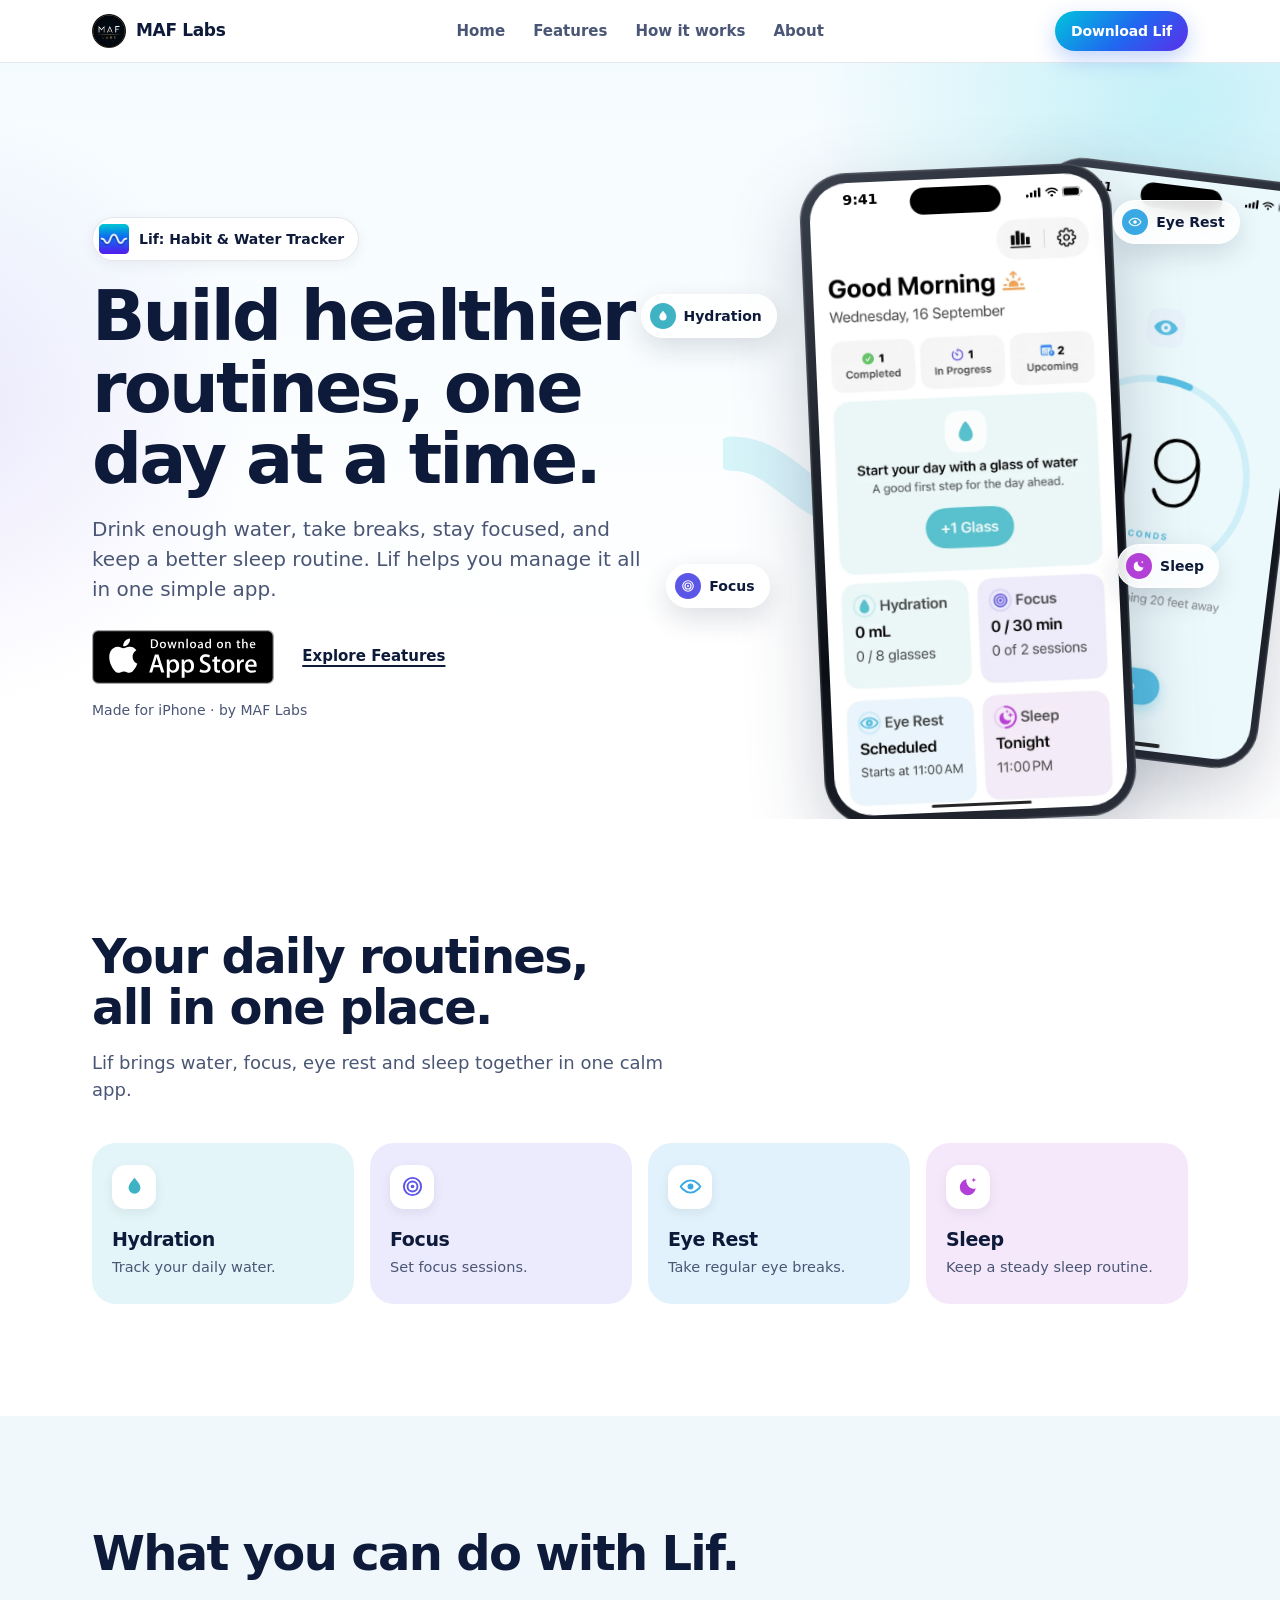
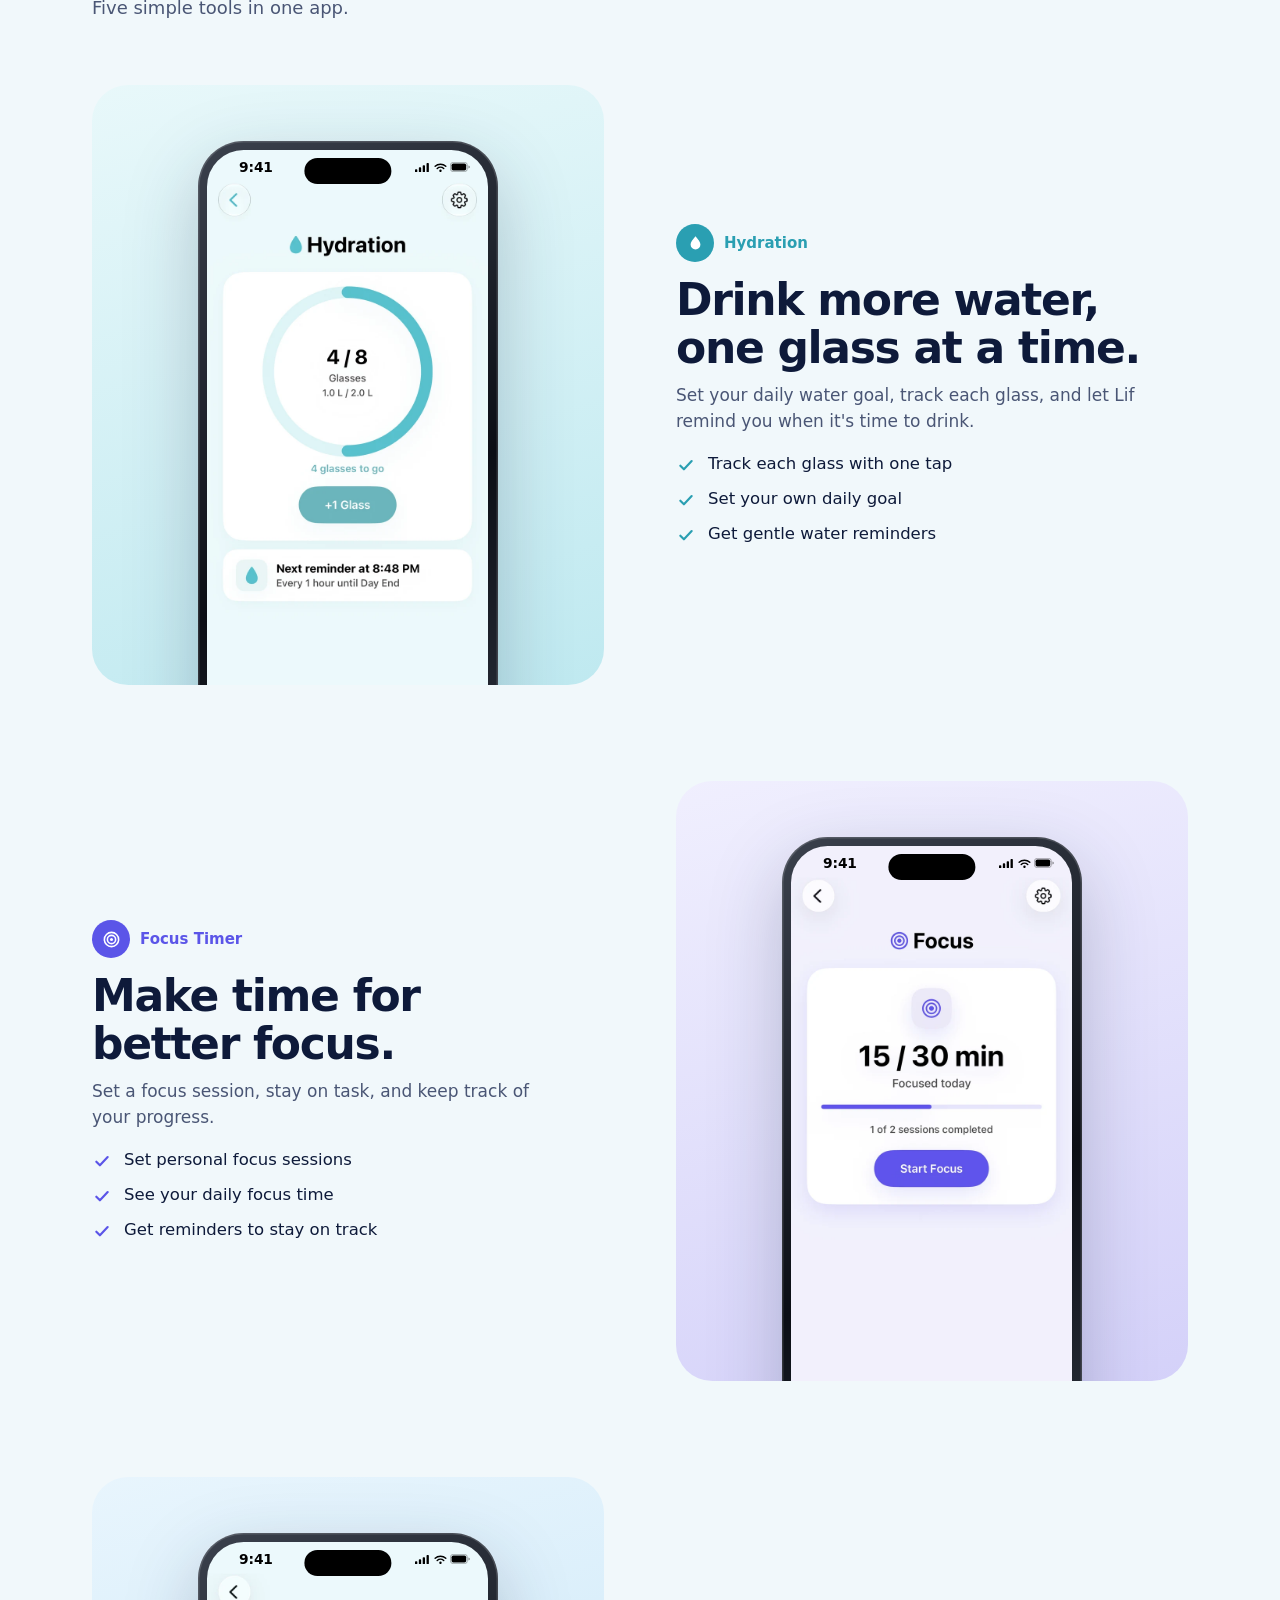
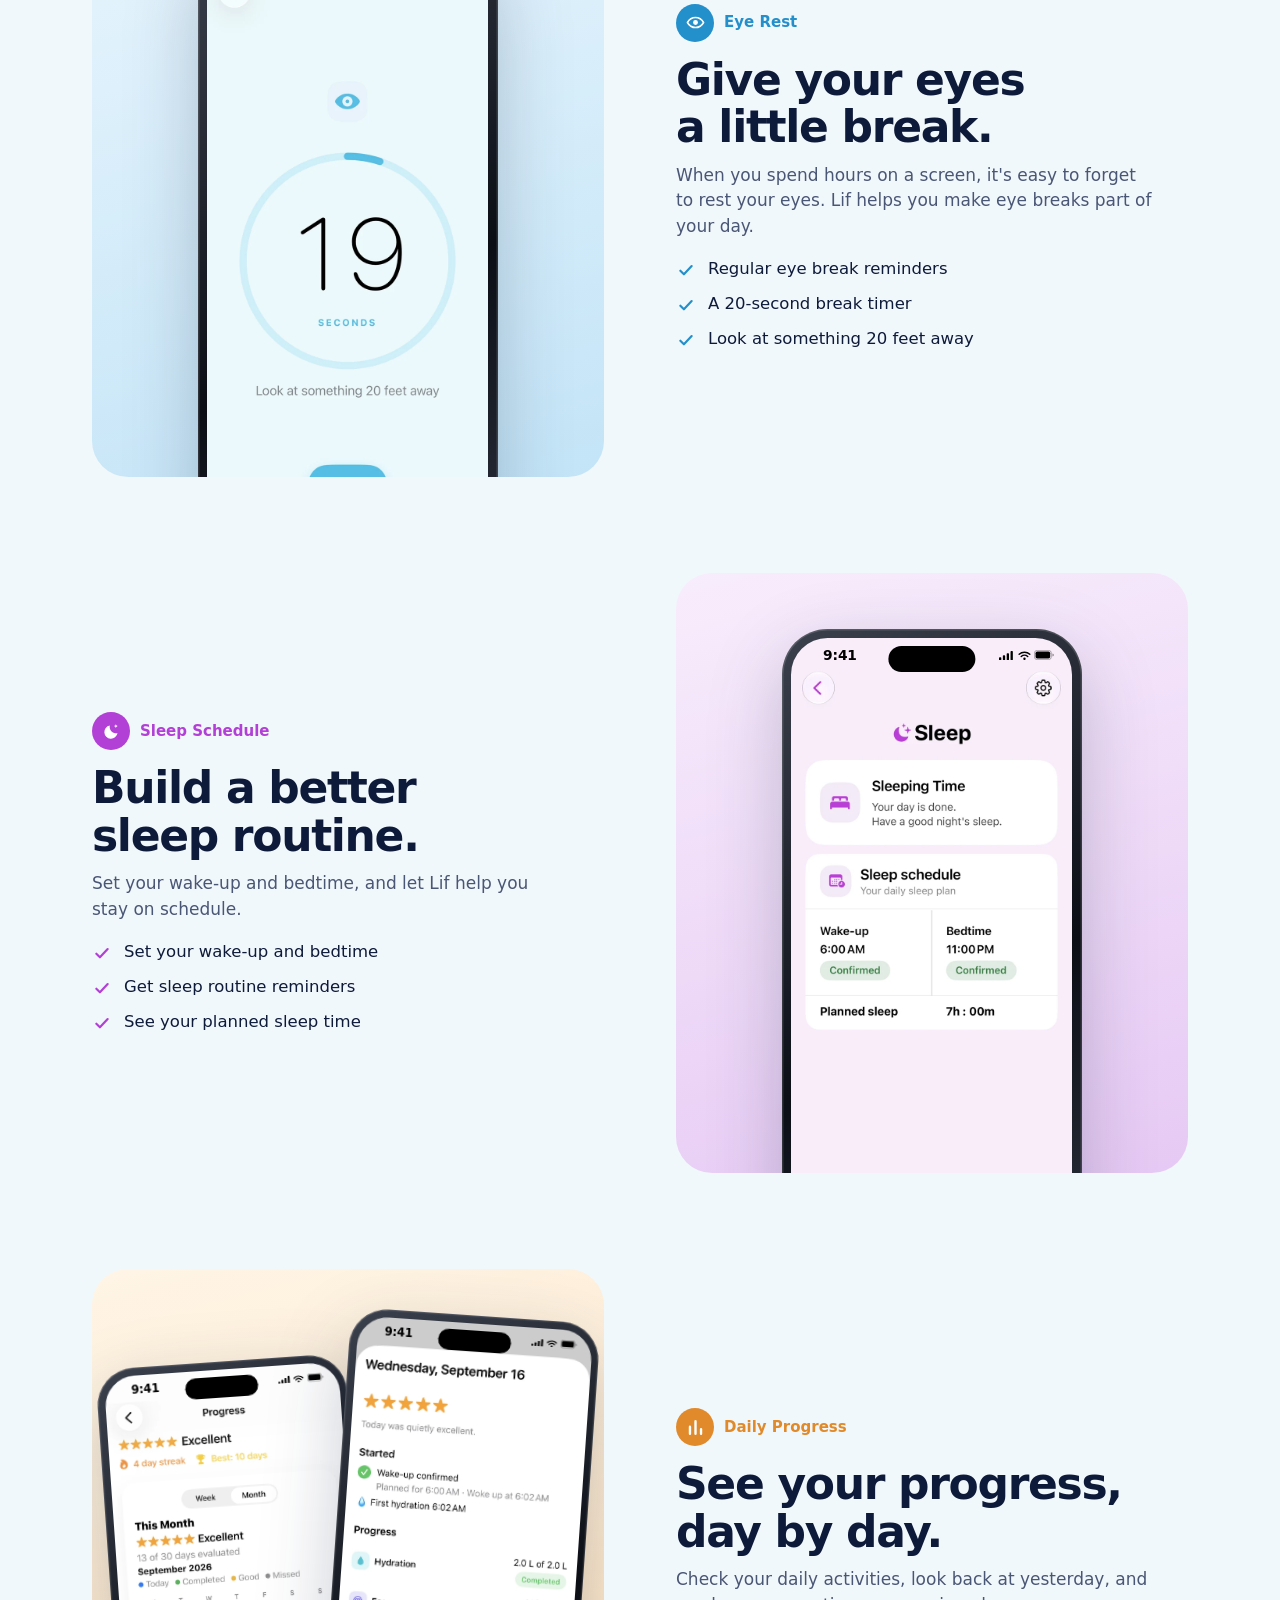
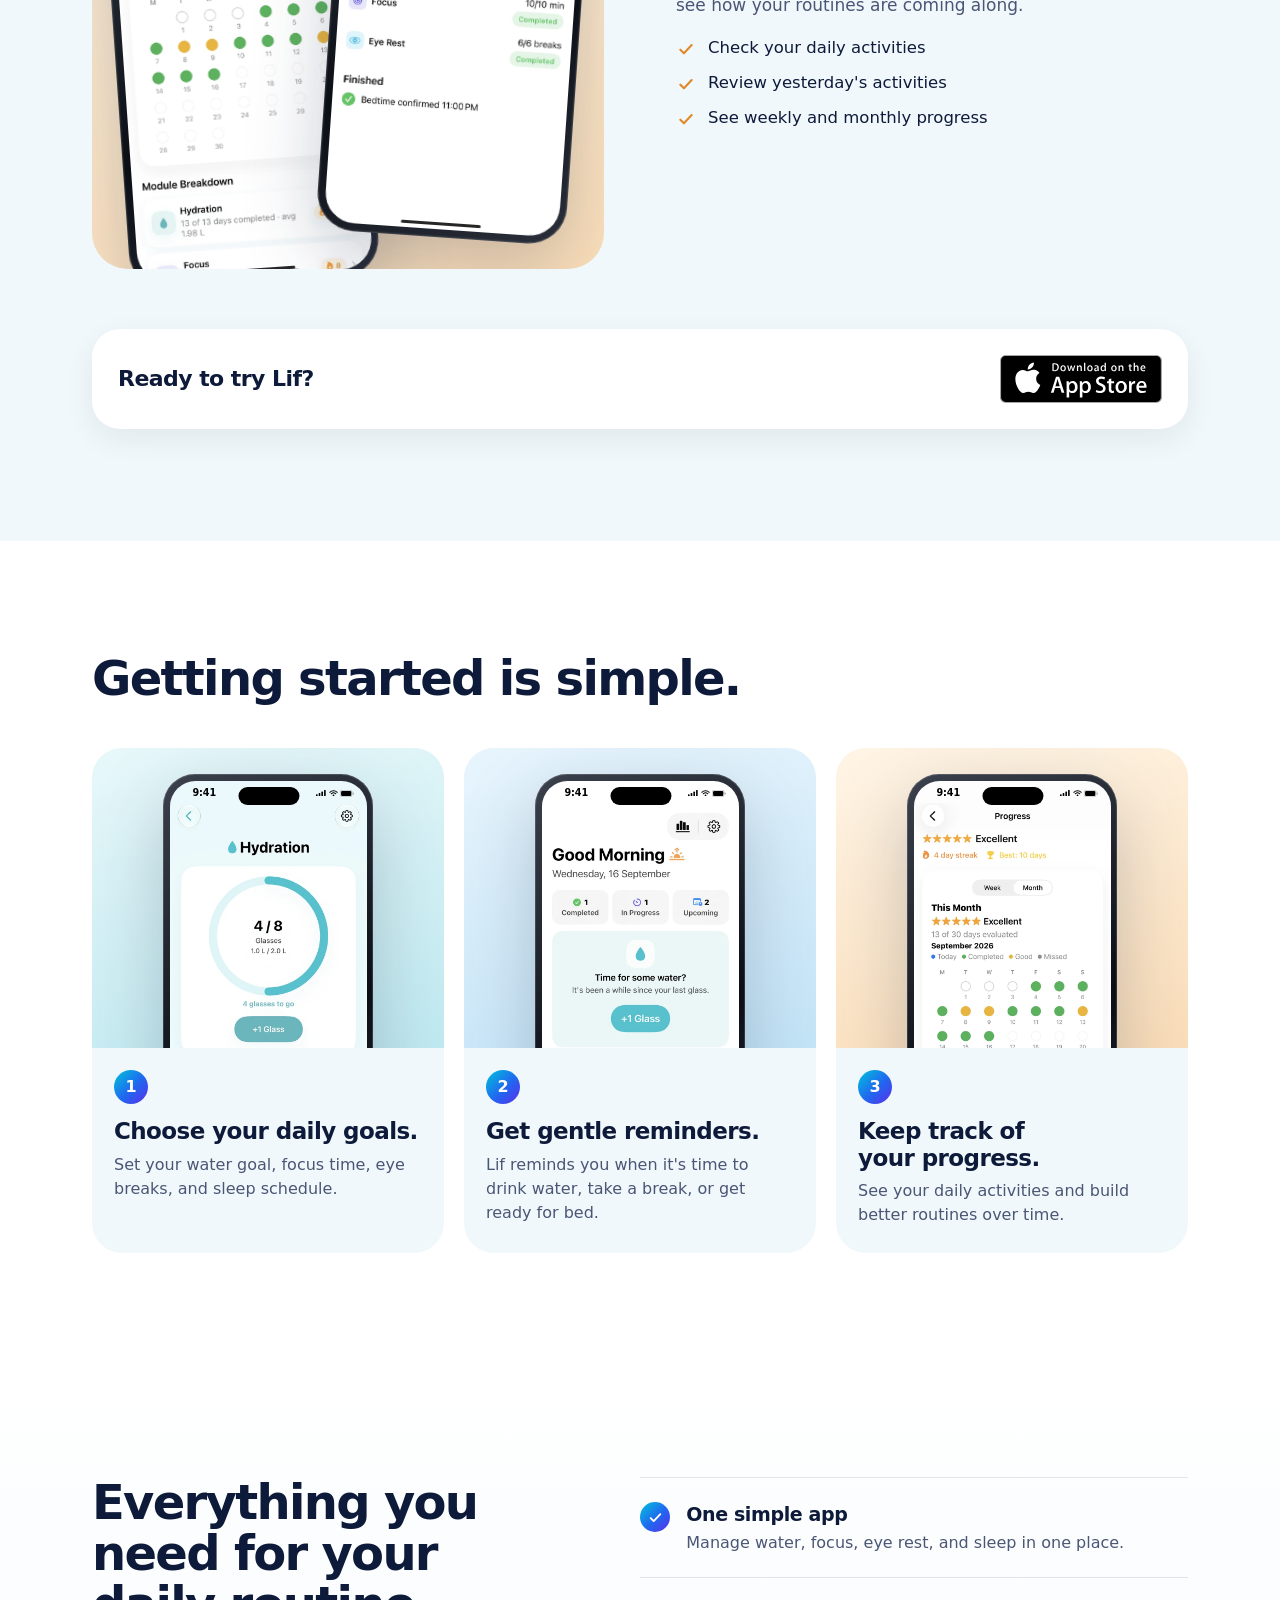
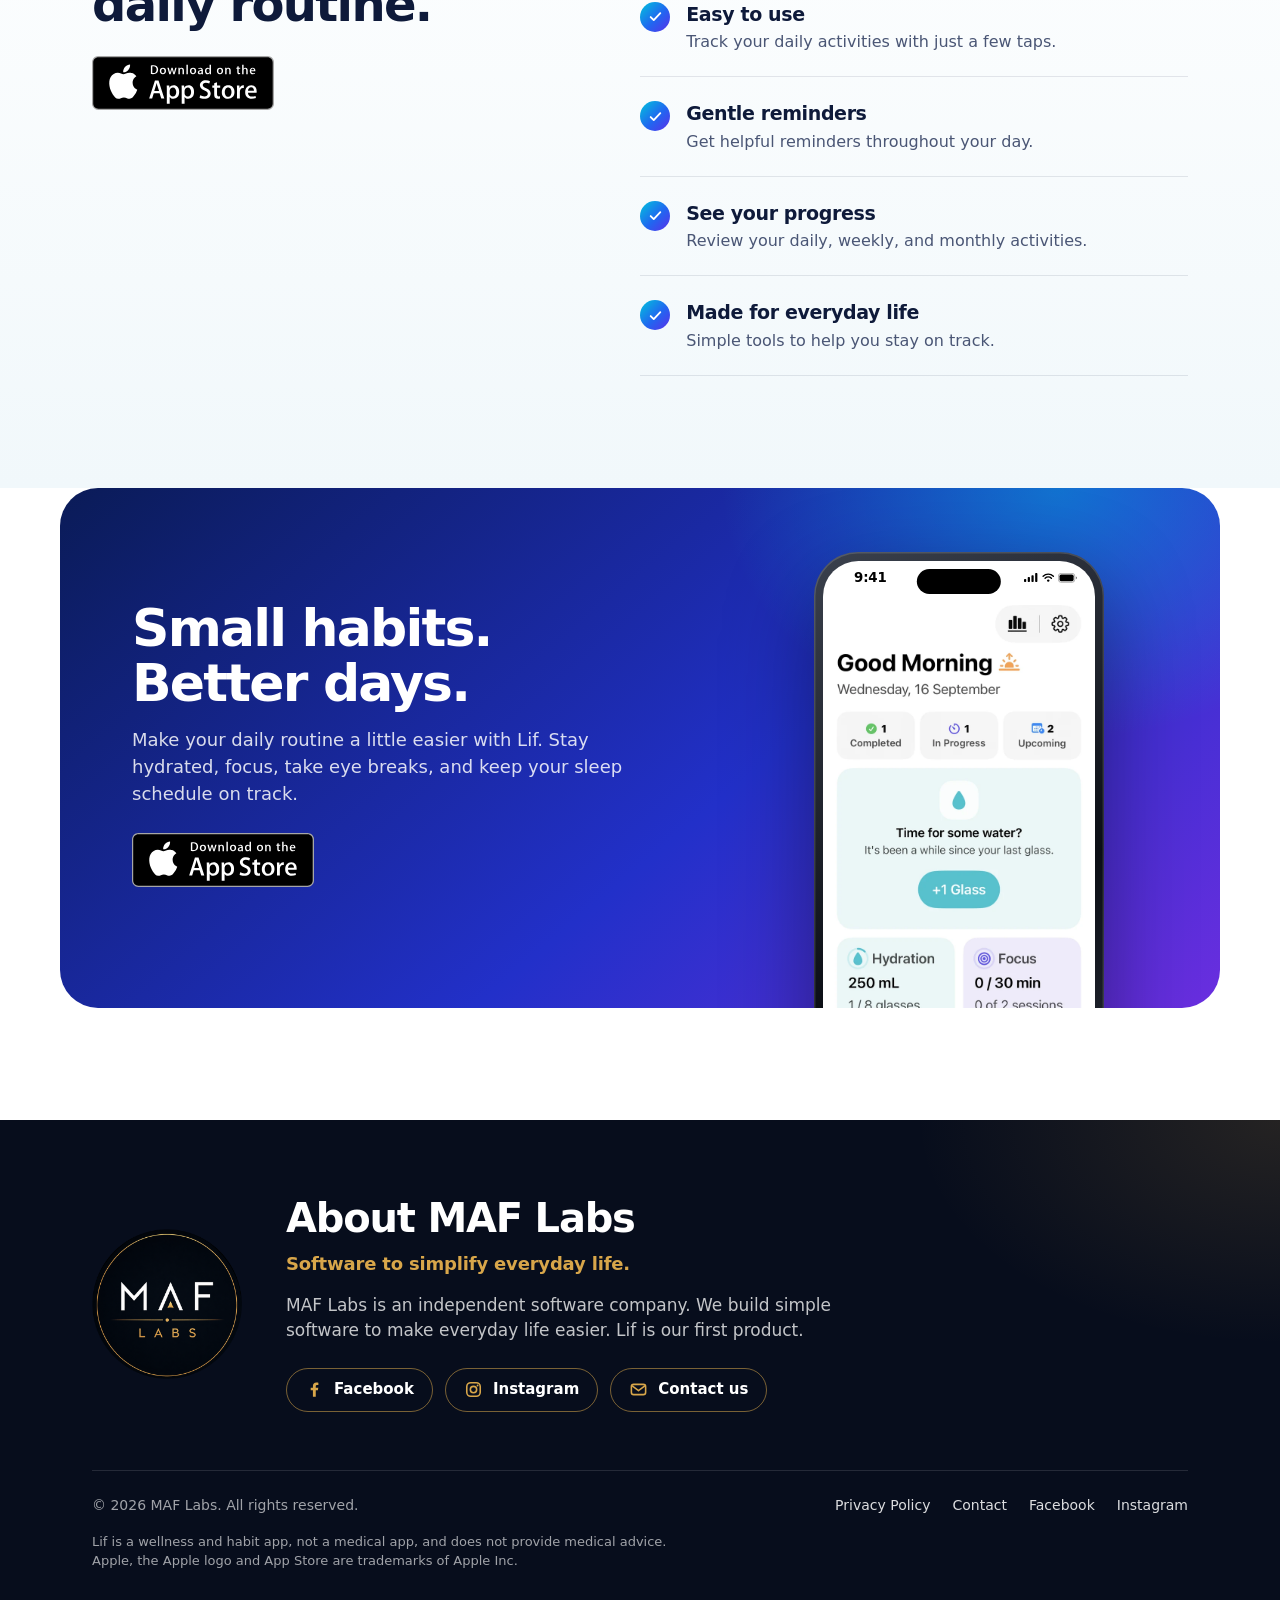
<file: Lif_Landing_Page_GitHub/index.html>
<!doctype html>
<html lang="en">
<head>
<meta charset="utf-8">
<meta name="viewport" content="width=device-width, initial-scale=1, viewport-fit=cover">
<title>Lif: Habit &amp; Water Tracker for iPhone | MAF Labs</title>
<meta name="description" content="Lif brings water, focus, eye rest and sleep routines together in one calm iPhone app, with gentle reminders. Download Lif: Habit &amp; Water Tracker on the App Store.">
<meta name="theme-color" content="#FFFFFF">
<link rel="canonical" href="https://marufuu.github.io/lif/">
<link rel="icon" type="image/png" href="assets/favicon.png">
<link rel="apple-touch-icon" href="assets/apple-touch-icon.png">
<meta name="apple-itunes-app" content="app-id=6805542426">

<!-- Social sharing (Facebook / Instagram link previews) -->
<meta property="og:type" content="website">
<meta property="og:site_name" content="MAF Labs">
<meta property="og:title" content="Lif: Habit &amp; Water Tracker for iPhone">
<meta property="og:description" content="Build healthier routines without the pressure. Water, focus, eye rest and sleep in one calm app.">
<meta property="og:url" content="https://marufuu.github.io/lif/">
<meta property="og:image" content="https://marufuu.github.io/lif/assets/og-image.png">
<meta property="og:image:width" content="1200"><meta property="og:image:height" content="630">
<meta name="twitter:card" content="summary_large_image">

<link rel="stylesheet" href="style.css">

<!-- META PIXEL: paste your Pixel base code here when you have your Pixel ID.
     Button clicks already call fbq('trackCustom','AppStoreClick') if the Pixel is loaded. -->

<script type="application/ld+json">
{"@context":"https://schema.org","@type":"SoftwareApplication","name":"Lif: Habit & Water Tracker","operatingSystem":"iOS","applicationCategory":"HealthApplication","url":"https://apps.apple.com/us/app/lif-habit-water-tracker/id6805542426","publisher":{"@type":"Organization","name":"MAF Labs","url":"https://marufuu.github.io/lif/"}}
</script>
</head>
<body>

<svg width="0" height="0" style="position:absolute" aria-hidden="true">
  <symbol id="i-drop" viewBox="0 0 24 24"><path d="M12 2.8c3.7 4.3 6.2 7.4 6.2 10.5a6.2 6.2 0 0 1-12.4 0c0-3.1 2.5-6.2 6.2-10.5z"/></symbol>
  <symbol id="i-target" viewBox="0 0 24 24"><g fill="none" stroke="currentColor" stroke-width="2"><circle cx="12" cy="12" r="9"/><circle cx="12" cy="12" r="5.2"/></g><circle cx="12" cy="12" r="1.9"/></symbol>
  <symbol id="i-eye" viewBox="0 0 24 24"><path d="M1.8 12S5.4 5.6 12 5.6 22.2 12 22.2 12 18.6 18.4 12 18.4 1.8 12 1.8 12z" fill="none" stroke="currentColor" stroke-width="2" stroke-linejoin="round"/><circle cx="12" cy="12" r="3.1"/></symbol>
  <symbol id="i-moon" viewBox="0 0 24 24"><path d="M19.6 14.2A8.4 8.4 0 0 1 9.8 4.4a8.4 8.4 0 1 0 9.8 9.8z"/><path d="M17.5 2.8l.7 1.7 1.7.7-1.7.7-.7 1.7-.7-1.7-1.7-.7 1.7-.7z"/></symbol>
  <symbol id="i-chart" viewBox="0 0 24 24"><path d="M5 20V11M12 20V4M19 20v-6" fill="none" stroke="currentColor" stroke-width="3" stroke-linecap="round"/></symbol>
  <symbol id="i-check" viewBox="0 0 24 24"><path d="M5.2 12.8l4.3 4.3 9.3-9.8" fill="none" stroke="currentColor" stroke-width="2.6" stroke-linecap="round" stroke-linejoin="round"/></symbol>
  <symbol id="i-fb" viewBox="0 0 24 24"><path d="M13.6 21v-8h2.7l.5-3.2h-3.2V7.9c0-.9.4-1.7 1.8-1.7h1.5V3.4s-1.3-.2-2.6-.2c-2.6 0-4.3 1.6-4.3 4.4v2.2H7.2V13H10v8z"/></symbol>
  <symbol id="i-ig" viewBox="0 0 24 24"><g fill="none" stroke="currentColor" stroke-width="2"><rect x="3.5" y="3.5" width="17" height="17" rx="5"/><circle cx="12" cy="12" r="4"/></g><circle cx="17.2" cy="6.9" r="1.2"/></symbol>
  <symbol id="i-mail" viewBox="0 0 24 24"><g fill="none" stroke="currentColor" stroke-width="2" stroke-linejoin="round"><rect x="3" y="5.5" width="18" height="13" rx="3"/><path d="M4 7.5l8 6 8-6"/></g></symbol>
</svg>

<header class="nav" id="top">
  <div class="wrap">
    <a class="brand" href="#top" aria-label="MAF Labs home"><img src="assets/maf-logo-sm.png" alt="" width="34" height="34"><span>MAF Labs</span></a>
    <ul class="nav-links">
      <li><a href="#top">Home</a></li>
      <li><a href="#features">Features</a></li>
      <li><a href="#how">How it works</a></li>
      <li><a href="#about">About</a></li>
    </ul>
    <div class="nav-right">
      <a class="btn" href="https://apps.apple.com/us/app/lif-habit-water-tracker/id6805542426" data-cta="nav">Download Lif</a>
      <button class="burger" aria-label="Open menu" aria-expanded="false" aria-controls="mmenu"><i></i><i></i><i></i></button>
    </div>
  </div>
  <nav class="mmenu" id="mmenu" aria-label="Mobile">
    <a href="#top">Home</a><a href="#features">Features</a><a href="#how">How it works</a><a href="#about">About</a>
  </nav>
</header>

<main>
<!-- ================= HERO ================= -->
<section class="hero" id="hero">
  <div class="wrap hero-grid">
    <div class="hero-copy">
      <a class="appchip" href="#features"><img src="assets/lif-icon.png" alt="" width="30" height="30">Lif: Habit &amp; Water Tracker</a>
      <h1>Build healthier routines, one day at a time.</h1>
      <p class="lead">Drink enough water, take breaks, stay focused, and keep a better sleep routine. Lif helps you manage it all in one simple app.</p>
      <div class="actions">
        <a class="badge" href="https://apps.apple.com/us/app/lif-habit-water-tracker/id6805542426" data-cta="hero" aria-label="Download Lif on the App Store"><img src="assets/app-store-badge.svg" alt="Download on the App Store" width="189" height="56"></a>
        <a class="textlink" href="#features">Explore Features</a>
      </div>
      <p class="fine">Made for iPhone &middot; by MAF Labs</p>
    </div>
    <div class="hero-art">
      <svg class="wave" viewBox="0 0 600 300" aria-hidden="true"><defs><linearGradient id="wg" x1="0" x2="1"><stop offset="0" stop-color="#00C4DC"/><stop offset=".55" stop-color="#2166F0"/><stop offset="1" stop-color="#5B2FEA"/></linearGradient></defs><path d="M10 175C70 175 95 240 150 240C215 240 240 62 300 62C360 62 385 240 450 240C505 240 530 175 590 175" fill="none" stroke="url(#wg)" stroke-width="40" stroke-linecap="round" opacity=".16"/></svg>
      <div class="phone p-back hero-in"><div class="bezel"><div class="screen"><img src="assets/eye-count.webp" alt="Lif Eye Rest break screen with a 20 second countdown" width="720" height="1558" loading="lazy" decoding="async"><div class="sb" aria-hidden="true"><span>9:41</span><span class="ic"><svg viewBox="0 0 19 12" style="width:5.2cqw"><rect x="0" y="8" width="3" height="4" rx="1"/><rect x="5" y="5.5" width="3" height="6.5" rx="1"/><rect x="10" y="3" width="3" height="9" rx="1"/><rect x="15" y="0" width="3" height="12" rx="1"/></svg><svg viewBox="0 0 17 12" style="width:4.6cqw"><g fill="none" stroke="currentColor" stroke-width="1.9" stroke-linecap="round"><path d="M1.5 4.4a10 10 0 0 1 14 0"/><path d="M4.2 7.2a6.3 6.3 0 0 1 8.6 0"/></g><circle cx="8.5" cy="10.3" r="1.6"/></svg><svg viewBox="0 0 27 13" style="width:7.4cqw"><rect x=".5" y=".5" width="22" height="12" rx="3.6" fill="none" stroke="currentColor" opacity=".4"/><rect x="2" y="2" width="19" height="9" rx="2.2"/><path d="M24 4.6v3.8c.9-.3 1.6-1 1.6-1.9S24.900 4.900 24 4.600z" opacity=".5"/></svg></span></div><i class="island"></i></div></div></div>
      <div class="phone p-front hero-in"><div class="bezel"><div class="screen"><img src="assets/home-water.webp" alt="Lif home screen with a prompt to start the day with a glass of water" width="720" height="1558" loading="lazy" decoding="async"><div class="sb" aria-hidden="true"><span>9:41</span><span class="ic"><svg viewBox="0 0 19 12" style="width:5.2cqw"><rect x="0" y="8" width="3" height="4" rx="1"/><rect x="5" y="5.5" width="3" height="6.5" rx="1"/><rect x="10" y="3" width="3" height="9" rx="1"/><rect x="15" y="0" width="3" height="12" rx="1"/></svg><svg viewBox="0 0 17 12" style="width:4.6cqw"><g fill="none" stroke="currentColor" stroke-width="1.9" stroke-linecap="round"><path d="M1.5 4.4a10 10 0 0 1 14 0"/><path d="M4.2 7.2a6.3 6.3 0 0 1 8.6 0"/></g><circle cx="8.5" cy="10.3" r="1.6"/></svg><svg viewBox="0 0 27 13" style="width:7.4cqw"><rect x=".5" y=".5" width="22" height="12" rx="3.6" fill="none" stroke="currentColor" opacity=".4"/><rect x="2" y="2" width="19" height="9" rx="2.2"/><path d="M24 4.6v3.8c.9-.3 1.6-1 1.6-1.9S24.900 4.900 24 4.600z" opacity=".5"/></svg></span></div><i class="island"></i></div></div></div>
      <span class="chip c1"><b style="background:var(--water)"><svg class="i"><use href="#i-drop"/></svg></b>Hydration</span>
      <span class="chip c2"><b style="background:var(--focus)"><svg class="i"><use href="#i-target"/></svg></b>Focus</span>
      <span class="chip c3"><b style="background:var(--eye)"><svg class="i"><use href="#i-eye"/></svg></b>Eye Rest</span>
      <span class="chip c4"><b style="background:var(--sleep)"><svg class="i"><use href="#i-moon"/></svg></b>Sleep</span>
    </div>
  </div>
</section>

<!-- ================= INTRO ================= -->
<section class="sec" id="intro">
  <div class="wrap">
    <h2>Your daily routines, all in one place.</h2>
    <p class="sub">Lif brings water, focus, eye rest and sleep together in one calm app.</p>
    <div class="mods">
      <div class="mod m-water"><span class="ico"><svg class="i"><use href="#i-drop"/></svg></span><h3>Hydration</h3><p>Track your daily water.</p></div>
      <div class="mod m-focus"><span class="ico"><svg class="i"><use href="#i-target"/></svg></span><h3>Focus</h3><p>Set focus sessions.</p></div>
      <div class="mod m-eye"><span class="ico"><svg class="i"><use href="#i-eye"/></svg></span><h3>Eye Rest</h3><p>Take regular eye breaks.</p></div>
      <div class="mod m-sleep"><span class="ico"><svg class="i"><use href="#i-moon"/></svg></span><h3>Sleep</h3><p>Keep a steady sleep routine.</p></div>
    </div>
  </div>
</section>

<!-- ================= FEATURES ================= -->
<section class="sec features" id="features">
  <div class="wrap">
    <h2>What you can do with Lif.</h2>
    <p class="sub">Five simple tools in one app.</p>

    <article class="feat f-water">
      <div class="fpanel"><div class="phone"><div class="bezel"><div class="screen"><img src="assets/hydration.webp" alt="Lif hydration screen showing 4 of 8 glasses and the next reminder time" width="720" height="1558" loading="lazy" decoding="async"><div class="sb" aria-hidden="true"><span>9:41</span><span class="ic"><svg viewBox="0 0 19 12" style="width:5.2cqw"><rect x="0" y="8" width="3" height="4" rx="1"/><rect x="5" y="5.5" width="3" height="6.5" rx="1"/><rect x="10" y="3" width="3" height="9" rx="1"/><rect x="15" y="0" width="3" height="12" rx="1"/></svg><svg viewBox="0 0 17 12" style="width:4.6cqw"><g fill="none" stroke="currentColor" stroke-width="1.9" stroke-linecap="round"><path d="M1.5 4.4a10 10 0 0 1 14 0"/><path d="M4.2 7.2a6.3 6.3 0 0 1 8.6 0"/></g><circle cx="8.5" cy="10.3" r="1.6"/></svg><svg viewBox="0 0 27 13" style="width:7.4cqw"><rect x=".5" y=".5" width="22" height="12" rx="3.6" fill="none" stroke="currentColor" opacity=".4"/><rect x="2" y="2" width="19" height="9" rx="2.2"/><path d="M24 4.6v3.8c.9-.3 1.6-1 1.6-1.9S24.900 4.900 24 4.600z" opacity=".5"/></svg></span></div><i class="island"></i></div></div></div></div>
      <div class="ftext">
        <span class="tag"><b><svg class="i"><use href="#i-drop"/></svg></b>Hydration</span>
        <h3>Drink more water, one glass at a time.</h3>
        <p>Set your daily water goal, track each glass, and let Lif remind you when it's time to drink.</p>
        <ul>
          <li><svg class="i"><use href="#i-check"/></svg>Track each glass with one tap</li>
          <li><svg class="i"><use href="#i-check"/></svg>Set your own daily goal</li>
          <li><svg class="i"><use href="#i-check"/></svg>Get gentle water reminders</li>
        </ul>
      </div>
    </article>

    <article class="feat rev f-focus">
      <div class="fpanel"><div class="phone"><div class="bezel"><div class="screen"><img src="assets/focus.webp" alt="Lif focus screen showing 15 of 30 minutes focused today" width="720" height="1558" loading="lazy" decoding="async"><div class="sb" aria-hidden="true"><span>9:41</span><span class="ic"><svg viewBox="0 0 19 12" style="width:5.2cqw"><rect x="0" y="8" width="3" height="4" rx="1"/><rect x="5" y="5.5" width="3" height="6.5" rx="1"/><rect x="10" y="3" width="3" height="9" rx="1"/><rect x="15" y="0" width="3" height="12" rx="1"/></svg><svg viewBox="0 0 17 12" style="width:4.6cqw"><g fill="none" stroke="currentColor" stroke-width="1.9" stroke-linecap="round"><path d="M1.5 4.4a10 10 0 0 1 14 0"/><path d="M4.2 7.2a6.3 6.3 0 0 1 8.6 0"/></g><circle cx="8.5" cy="10.3" r="1.6"/></svg><svg viewBox="0 0 27 13" style="width:7.4cqw"><rect x=".5" y=".5" width="22" height="12" rx="3.6" fill="none" stroke="currentColor" opacity=".4"/><rect x="2" y="2" width="19" height="9" rx="2.2"/><path d="M24 4.6v3.8c.9-.3 1.6-1 1.6-1.9S24.900 4.900 24 4.600z" opacity=".5"/></svg></span></div><i class="island"></i></div></div></div></div>
      <div class="ftext">
        <span class="tag"><b><svg class="i"><use href="#i-target"/></svg></b>Focus Timer</span>
        <h3>Make time for better focus.</h3>
        <p>Set a focus session, stay on task, and keep track of your progress.</p>
        <ul>
          <li><svg class="i"><use href="#i-check"/></svg>Set personal focus sessions</li>
          <li><svg class="i"><use href="#i-check"/></svg>See your daily focus time</li>
          <li><svg class="i"><use href="#i-check"/></svg>Get reminders to stay on track</li>
        </ul>
      </div>
    </article>

    <article class="feat f-eye">
      <div class="fpanel"><div class="phone"><div class="bezel"><div class="screen"><img src="assets/eye-count.webp" alt="Lif Eye Rest break with a 20 second countdown and the message to look at something 20 feet away" width="720" height="1558" loading="lazy" decoding="async"><div class="sb" aria-hidden="true"><span>9:41</span><span class="ic"><svg viewBox="0 0 19 12" style="width:5.2cqw"><rect x="0" y="8" width="3" height="4" rx="1"/><rect x="5" y="5.5" width="3" height="6.5" rx="1"/><rect x="10" y="3" width="3" height="9" rx="1"/><rect x="15" y="0" width="3" height="12" rx="1"/></svg><svg viewBox="0 0 17 12" style="width:4.6cqw"><g fill="none" stroke="currentColor" stroke-width="1.9" stroke-linecap="round"><path d="M1.5 4.4a10 10 0 0 1 14 0"/><path d="M4.2 7.2a6.3 6.3 0 0 1 8.6 0"/></g><circle cx="8.5" cy="10.3" r="1.6"/></svg><svg viewBox="0 0 27 13" style="width:7.4cqw"><rect x=".5" y=".5" width="22" height="12" rx="3.6" fill="none" stroke="currentColor" opacity=".4"/><rect x="2" y="2" width="19" height="9" rx="2.2"/><path d="M24 4.6v3.8c.9-.3 1.6-1 1.6-1.9S24.900 4.900 24 4.600z" opacity=".5"/></svg></span></div><i class="island"></i></div></div></div></div>
      <div class="ftext">
        <span class="tag"><b><svg class="i"><use href="#i-eye"/></svg></b>Eye Rest</span>
        <h3>Give your eyes a little break.</h3>
        <p>When you spend hours on a screen, it's easy to forget to rest your eyes. Lif helps you make eye breaks part of your day.</p>
        <ul>
          <li><svg class="i"><use href="#i-check"/></svg>Regular eye break reminders</li>
          <li><svg class="i"><use href="#i-check"/></svg>A 20-second break timer</li>
          <li><svg class="i"><use href="#i-check"/></svg>Look at something 20 feet away</li>
        </ul>
      </div>
    </article>

    <article class="feat rev f-sleep">
      <div class="fpanel"><div class="phone"><div class="bezel"><div class="screen"><img src="assets/sleep.webp" alt="Lif sleep screen showing wake-up at 6:00 AM and bedtime at 11:00 PM" width="720" height="1558" loading="lazy" decoding="async"><div class="sb" aria-hidden="true"><span>9:41</span><span class="ic"><svg viewBox="0 0 19 12" style="width:5.2cqw"><rect x="0" y="8" width="3" height="4" rx="1"/><rect x="5" y="5.5" width="3" height="6.5" rx="1"/><rect x="10" y="3" width="3" height="9" rx="1"/><rect x="15" y="0" width="3" height="12" rx="1"/></svg><svg viewBox="0 0 17 12" style="width:4.6cqw"><g fill="none" stroke="currentColor" stroke-width="1.9" stroke-linecap="round"><path d="M1.5 4.4a10 10 0 0 1 14 0"/><path d="M4.2 7.2a6.3 6.3 0 0 1 8.6 0"/></g><circle cx="8.5" cy="10.3" r="1.6"/></svg><svg viewBox="0 0 27 13" style="width:7.4cqw"><rect x=".5" y=".5" width="22" height="12" rx="3.6" fill="none" stroke="currentColor" opacity=".4"/><rect x="2" y="2" width="19" height="9" rx="2.2"/><path d="M24 4.6v3.8c.9-.3 1.6-1 1.6-1.9S24.900 4.900 24 4.600z" opacity=".5"/></svg></span></div><i class="island"></i></div></div></div></div>
      <div class="ftext">
        <span class="tag"><b><svg class="i"><use href="#i-moon"/></svg></b>Sleep Schedule</span>
        <h3>Build a better sleep routine.</h3>
        <p>Set your wake-up and bedtime, and let Lif help you stay on schedule.</p>
        <ul>
          <li><svg class="i"><use href="#i-check"/></svg>Set your wake-up and bedtime</li>
          <li><svg class="i"><use href="#i-check"/></svg>Get sleep routine reminders</li>
          <li><svg class="i"><use href="#i-check"/></svg>See your planned sleep time</li>
        </ul>
      </div>
    </article>

    <article class="feat f-prog">
      <div class="fpanel two"><div class="phone"><div class="bezel"><div class="screen"><img src="assets/progress.webp" alt="Lif monthly progress calendar with module breakdown" width="720" height="1558" loading="lazy" decoding="async"><div class="sb" aria-hidden="true"><span>9:41</span><span class="ic"><svg viewBox="0 0 19 12" style="width:5.2cqw"><rect x="0" y="8" width="3" height="4" rx="1"/><rect x="5" y="5.5" width="3" height="6.5" rx="1"/><rect x="10" y="3" width="3" height="9" rx="1"/><rect x="15" y="0" width="3" height="12" rx="1"/></svg><svg viewBox="0 0 17 12" style="width:4.6cqw"><g fill="none" stroke="currentColor" stroke-width="1.9" stroke-linecap="round"><path d="M1.5 4.4a10 10 0 0 1 14 0"/><path d="M4.2 7.2a6.3 6.3 0 0 1 8.6 0"/></g><circle cx="8.5" cy="10.3" r="1.6"/></svg><svg viewBox="0 0 27 13" style="width:7.4cqw"><rect x=".5" y=".5" width="22" height="12" rx="3.6" fill="none" stroke="currentColor" opacity=".4"/><rect x="2" y="2" width="19" height="9" rx="2.2"/><path d="M24 4.6v3.8c.9-.3 1.6-1 1.6-1.9S24.900 4.900 24 4.600z" opacity=".5"/></svg></span></div><i class="island"></i></div></div></div><div class="phone"><div class="bezel"><div class="screen"><img src="assets/daily.webp" alt="Lif daily summary showing wake-up, hydration, focus, eye rest and bedtime" width="720" height="1558" loading="lazy" decoding="async"><div class="sb" aria-hidden="true"><span>9:41</span><span class="ic"><svg viewBox="0 0 19 12" style="width:5.2cqw"><rect x="0" y="8" width="3" height="4" rx="1"/><rect x="5" y="5.5" width="3" height="6.5" rx="1"/><rect x="10" y="3" width="3" height="9" rx="1"/><rect x="15" y="0" width="3" height="12" rx="1"/></svg><svg viewBox="0 0 17 12" style="width:4.6cqw"><g fill="none" stroke="currentColor" stroke-width="1.9" stroke-linecap="round"><path d="M1.5 4.4a10 10 0 0 1 14 0"/><path d="M4.2 7.2a6.3 6.3 0 0 1 8.6 0"/></g><circle cx="8.5" cy="10.3" r="1.6"/></svg><svg viewBox="0 0 27 13" style="width:7.4cqw"><rect x=".5" y=".5" width="22" height="12" rx="3.6" fill="none" stroke="currentColor" opacity=".4"/><rect x="2" y="2" width="19" height="9" rx="2.2"/><path d="M24 4.6v3.8c.9-.3 1.6-1 1.6-1.9S24.900 4.900 24 4.600z" opacity=".5"/></svg></span></div><i class="island"></i></div></div></div></div>
      <div class="ftext">
        <span class="tag"><b><svg class="i"><use href="#i-chart"/></svg></b>Daily Progress</span>
        <h3>See your progress, day by day.</h3>
        <p>Check your daily activities, look back at yesterday, and see how your routines are coming along.</p>
        <ul>
          <li><svg class="i"><use href="#i-check"/></svg>Check your daily activities</li>
          <li><svg class="i"><use href="#i-check"/></svg>Review yesterday's activities</li>
          <li><svg class="i"><use href="#i-check"/></svg>See weekly and monthly progress</li>
        </ul>
      </div>
    </article>

    <div class="mid-cta">
      <strong>Ready to try Lif?</strong>
      <a class="badge" href="https://apps.apple.com/us/app/lif-habit-water-tracker/id6805542426" data-cta="features" aria-label="Download Lif on the App Store"><img src="assets/app-store-badge.svg" alt="Download on the App Store" width="162" height="48" style="height:48px"></a>
    </div>
  </div>
</section>

<!-- ================= HOW IT WORKS ================= -->
<section class="sec" id="how">
  <div class="wrap">
    <h2>Getting started is simple.</h2>
    <ol class="steps" style="list-style:none;padding:0">
      <li class="step" style="--t1:#E8F8FA;--t2:#BFE9F0">
        <div class="mini"><div class="phone"><div class="bezel"><div class="screen"><img src="assets/hydration.webp" alt="Lif hydration goal screen" width="720" height="1558" loading="lazy" decoding="async"><div class="sb" aria-hidden="true"><span>9:41</span><span class="ic"><svg viewBox="0 0 19 12" style="width:5.2cqw"><rect x="0" y="8" width="3" height="4" rx="1"/><rect x="5" y="5.5" width="3" height="6.5" rx="1"/><rect x="10" y="3" width="3" height="9" rx="1"/><rect x="15" y="0" width="3" height="12" rx="1"/></svg><svg viewBox="0 0 17 12" style="width:4.6cqw"><g fill="none" stroke="currentColor" stroke-width="1.9" stroke-linecap="round"><path d="M1.5 4.4a10 10 0 0 1 14 0"/><path d="M4.2 7.2a6.3 6.3 0 0 1 8.6 0"/></g><circle cx="8.5" cy="10.3" r="1.6"/></svg><svg viewBox="0 0 27 13" style="width:7.4cqw"><rect x=".5" y=".5" width="22" height="12" rx="3.6" fill="none" stroke="currentColor" opacity=".4"/><rect x="2" y="2" width="19" height="9" rx="2.2"/><path d="M24 4.6v3.8c.9-.3 1.6-1 1.6-1.9S24.900 4.900 24 4.600z" opacity=".5"/></svg></span></div><i class="island"></i></div></div></div></div>
        <div class="body"><span class="n">1</span><h3>Choose your daily goals.</h3><p>Set your water goal, focus time, eye breaks, and sleep schedule.</p></div>
      </li>
      <li class="step" style="--t1:#E8F5FD;--t2:#C3E4F7">
        <div class="mini"><div class="phone"><div class="bezel"><div class="screen"><img src="assets/home-remind.webp" alt="Lif home screen with a gentle reminder to drink water" width="720" height="1558" loading="lazy" decoding="async"><div class="sb" aria-hidden="true"><span>9:41</span><span class="ic"><svg viewBox="0 0 19 12" style="width:5.2cqw"><rect x="0" y="8" width="3" height="4" rx="1"/><rect x="5" y="5.5" width="3" height="6.5" rx="1"/><rect x="10" y="3" width="3" height="9" rx="1"/><rect x="15" y="0" width="3" height="12" rx="1"/></svg><svg viewBox="0 0 17 12" style="width:4.6cqw"><g fill="none" stroke="currentColor" stroke-width="1.9" stroke-linecap="round"><path d="M1.5 4.4a10 10 0 0 1 14 0"/><path d="M4.2 7.2a6.3 6.3 0 0 1 8.6 0"/></g><circle cx="8.5" cy="10.3" r="1.6"/></svg><svg viewBox="0 0 27 13" style="width:7.4cqw"><rect x=".5" y=".5" width="22" height="12" rx="3.6" fill="none" stroke="currentColor" opacity=".4"/><rect x="2" y="2" width="19" height="9" rx="2.2"/><path d="M24 4.6v3.8c.9-.3 1.6-1 1.6-1.9S24.900 4.900 24 4.600z" opacity=".5"/></svg></span></div><i class="island"></i></div></div></div></div>
        <div class="body"><span class="n">2</span><h3>Get gentle reminders.</h3><p>Lif reminds you when it's time to drink water, take a break, or get ready for bed.</p></div>
      </li>
      <li class="step" style="--t1:#FFF5E6;--t2:#FADDB8">
        <div class="mini"><div class="phone"><div class="bezel"><div class="screen"><img src="assets/progress.webp" alt="Lif progress screen with weekly and monthly calendar" width="720" height="1558" loading="lazy" decoding="async"><div class="sb" aria-hidden="true"><span>9:41</span><span class="ic"><svg viewBox="0 0 19 12" style="width:5.2cqw"><rect x="0" y="8" width="3" height="4" rx="1"/><rect x="5" y="5.5" width="3" height="6.5" rx="1"/><rect x="10" y="3" width="3" height="9" rx="1"/><rect x="15" y="0" width="3" height="12" rx="1"/></svg><svg viewBox="0 0 17 12" style="width:4.6cqw"><g fill="none" stroke="currentColor" stroke-width="1.9" stroke-linecap="round"><path d="M1.5 4.4a10 10 0 0 1 14 0"/><path d="M4.2 7.2a6.3 6.3 0 0 1 8.6 0"/></g><circle cx="8.5" cy="10.3" r="1.6"/></svg><svg viewBox="0 0 27 13" style="width:7.4cqw"><rect x=".5" y=".5" width="22" height="12" rx="3.6" fill="none" stroke="currentColor" opacity=".4"/><rect x="2" y="2" width="19" height="9" rx="2.2"/><path d="M24 4.6v3.8c.9-.3 1.6-1 1.6-1.9S24.900 4.900 24 4.600z" opacity=".5"/></svg></span></div><i class="island"></i></div></div></div></div>
        <div class="body"><span class="n">3</span><h3>Keep track of your progress.</h3><p>See your daily activities and build better routines over time.</p></div>
      </li>
    </ol>
  </div>
</section>

<!-- ================= WHY LIF ================= -->
<section class="sec why" id="why">
  <div class="wrap why-grid">
    <div>
      <h2>Everything you need for your daily routine.</h2>
      <a class="badge" href="https://apps.apple.com/us/app/lif-habit-water-tracker/id6805542426" data-cta="why" aria-label="Download Lif on the App Store"><img src="assets/app-store-badge.svg" alt="Download on the App Store" width="189" height="56"></a>
    </div>
    <ul class="whylist">
      <li><span class="ck"><svg class="i"><use href="#i-check"/></svg></span><div><strong>One simple app</strong><span>Manage water, focus, eye rest, and sleep in one place.</span></div></li>
      <li><span class="ck"><svg class="i"><use href="#i-check"/></svg></span><div><strong>Easy to use</strong><span>Track your daily activities with just a few taps.</span></div></li>
      <li><span class="ck"><svg class="i"><use href="#i-check"/></svg></span><div><strong>Gentle reminders</strong><span>Get helpful reminders throughout your day.</span></div></li>
      <li><span class="ck"><svg class="i"><use href="#i-check"/></svg></span><div><strong>See your progress</strong><span>Review your daily, weekly, and monthly activities.</span></div></li>
      <li><span class="ck"><svg class="i"><use href="#i-check"/></svg></span><div><strong>Made for everyday life</strong><span>Simple tools to help you stay on track.</span></div></li>
    </ul>
  </div>
</section>

<!-- ================= FINAL CTA ================= -->
<div class="final-wrap">
  <section class="final" id="download">
    <div class="txt">
      <h2>Small habits. Better days.</h2>
      <p>Make your daily routine a little easier with Lif. Stay hydrated, focus, take eye breaks, and keep your sleep schedule on track.</p>
      <a class="badge" href="https://apps.apple.com/us/app/lif-habit-water-tracker/id6805542426" data-cta="final" aria-label="Get Lif for iPhone on the App Store"><img src="assets/app-store-badge.svg" alt="Download on the App Store" width="189" height="56"></a>
    </div>
    <div class="art"><div class="phone"><div class="bezel"><div class="screen"><img src="assets/home-remind.webp" alt="Lif home screen with a gentle water reminder" width="720" height="1558" loading="lazy" decoding="async"><div class="sb" aria-hidden="true"><span>9:41</span><span class="ic"><svg viewBox="0 0 19 12" style="width:5.2cqw"><rect x="0" y="8" width="3" height="4" rx="1"/><rect x="5" y="5.5" width="3" height="6.5" rx="1"/><rect x="10" y="3" width="3" height="9" rx="1"/><rect x="15" y="0" width="3" height="12" rx="1"/></svg><svg viewBox="0 0 17 12" style="width:4.6cqw"><g fill="none" stroke="currentColor" stroke-width="1.9" stroke-linecap="round"><path d="M1.5 4.4a10 10 0 0 1 14 0"/><path d="M4.2 7.2a6.3 6.3 0 0 1 8.6 0"/></g><circle cx="8.5" cy="10.3" r="1.6"/></svg><svg viewBox="0 0 27 13" style="width:7.4cqw"><rect x=".5" y=".5" width="22" height="12" rx="3.6" fill="none" stroke="currentColor" opacity=".4"/><rect x="2" y="2" width="19" height="9" rx="2.2"/><path d="M24 4.6v3.8c.9-.3 1.6-1 1.6-1.9S24.900 4.900 24 4.600z" opacity=".5"/></svg></span></div><i class="island"></i></div></div></div></div>
  </section>
</div>
</main>

<!-- ================= ABOUT + FOOTER ================= -->
<footer class="about" id="about">
  <div class="wrap">
    <div class="about-grid">
      <img class="logo" src="assets/maf-logo.png" alt="MAF Labs logo" width="150" height="150" loading="lazy">
      <div>
        <h2>About MAF Labs</h2>
        <p class="tagline">Software to simplify everyday life.</p>
        <p class="d">MAF Labs is an independent software company. We build simple software to make everyday life easier. Lif is our first product.</p>
        <div class="socials">
          <a href="https://www.facebook.com/profile.php?id=61593866934738" target="_blank" rel="noopener"><svg class="i"><use href="#i-fb"/></svg>Facebook</a>
          <a href="https://www.instagram.com/maf.labs/" target="_blank" rel="noopener"><svg class="i"><use href="#i-ig"/></svg>Instagram</a>
          <a href="mailto:maflabs.contact@gmail.com"><svg class="i"><use href="#i-mail"/></svg>Contact us</a>
        </div>
      </div>
    </div>
    <div class="foot">
      <div>&copy; 2026 MAF Labs. All rights reserved.</div>
      <div class="fl"><a href="https://marufuu.github.io/lif-support/privacy.html">Privacy Policy</a><a href="mailto:maflabs.contact@gmail.com">Contact</a><a href="https://www.facebook.com/profile.php?id=61593866934738" target="_blank" rel="noopener">Facebook</a><a href="https://www.instagram.com/maf.labs/" target="_blank" rel="noopener">Instagram</a></div>
      <div class="legal">Lif is a wellness and habit app, not a medical app, and does not provide medical advice. Apple, the Apple logo and App Store are trademarks of Apple Inc.</div>
    </div>
  </div>
</footer>

<div class="sticky" id="sticky" role="region" aria-label="Download Lif">
  <img src="assets/lif-icon.png" alt="" width="44" height="44">
  <div class="t"><b>Lif: Habit &amp; Water Tracker</b><span>Made for iPhone</span></div>
  <a class="btn" href="https://apps.apple.com/us/app/lif-habit-water-tracker/id6805542426" data-cta="sticky">Download</a>
</div>

<script src="script.js"></script>
</body>
</html>
</file>
<file: style.css>
/* Lif landing page — MAF Labs. Mobile-first. */
:root{
  --ink:#0E1A3A; --ink2:#4A5675; --line:rgba(14,26,58,.10);
  --paper:#FFFFFF; --mist:#F1F8FB;
  --water:#3FB2C4; --focus:#5B55E8; --eye:#3AA9E3; --sleep:#B23FD6; --sun:#F4A24F;
  --grad:linear-gradient(135deg,#00C4DC 0%,#2166F0 55%,#5B2FEA 100%);
  --navy:#070D1C; --gold:#D8A64A;
  --font:-apple-system,BlinkMacSystemFont,"SF Pro Display","SF Pro Text","Inter",system-ui,"Segoe UI",Roboto,sans-serif;
  --gut:20px; --max:1160px;
}
*{box-sizing:border-box;margin:0}
html{scroll-behavior:smooth;-webkit-text-size-adjust:100%}
body{font-family:var(--font);color:var(--ink);background:var(--paper);line-height:1.5;-webkit-font-smoothing:antialiased;overflow-x:hidden}
img{max-width:100%;display:block}
a{color:inherit}
h1,h2,h3{text-wrap:balance}
:focus-visible{outline:3px solid #2166F0;outline-offset:3px;border-radius:8px}
.wrap{width:100%;max-width:var(--max);margin:0 auto;padding:0 var(--gut)}
.sr{position:absolute;width:1px;height:1px;overflow:hidden;clip:rect(0 0 0 0);white-space:nowrap}
section[id]{scroll-margin-top:72px}
svg.i{width:1em;height:1em;fill:currentColor;stroke:currentColor;stroke-width:0;flex:none}
svg.i.s{fill:none;stroke-width:1.9;stroke-linecap:round;stroke-linejoin:round}

/* ---------- Buttons ---------- */
.btn{display:inline-flex;align-items:center;justify-content:center;gap:8px;min-height:44px;padding:0 20px;border-radius:999px;background:var(--grad);color:#fff;font-weight:650;font-size:15px;text-decoration:none;letter-spacing:-.01em;box-shadow:0 8px 22px rgba(33,102,240,.28);transition:transform .15s,box-shadow .15s}
.btn:hover{transform:translateY(-1px);box-shadow:0 12px 28px rgba(33,102,240,.36)}
.badge{display:inline-block;line-height:0;border-radius:11px;transition:transform .15s}
.badge:hover{transform:translateY(-2px)}
.badge img{height:54px;width:auto}
.textlink{font-weight:600;font-size:15px;color:var(--ink);text-underline-offset:4px;text-decoration-thickness:1.5px}

/* ---------- Nav ---------- */
.nav{position:sticky;top:0;z-index:60;background:rgba(255,255,255,.84);-webkit-backdrop-filter:saturate(180%) blur(14px);backdrop-filter:saturate(180%) blur(14px);border-bottom:1px solid var(--line)}
.nav .wrap{display:flex;align-items:center;justify-content:space-between;height:62px;gap:12px}
.brand{display:flex;align-items:center;gap:10px;text-decoration:none;font-weight:700;font-size:17px;letter-spacing:-.02em}
.brand img{width:34px;height:34px}
.nav-links{display:none;gap:28px;list-style:none;padding:0}
.nav-links a{text-decoration:none;font-size:15px;font-weight:550;color:var(--ink2)}
.nav-links a:hover{color:var(--ink)}
.nav-right{display:flex;align-items:center;gap:10px}
.nav .btn{min-height:40px;padding:0 16px;font-size:14px}
.burger{width:44px;height:44px;border:0;background:transparent;display:grid;place-content:center;gap:5px;cursor:pointer;border-radius:12px}
.burger i{display:block;width:20px;height:2px;background:var(--ink);border-radius:2px;transition:transform .2s,opacity .2s}
.nav.open .burger i:nth-child(1){transform:translateY(7px) rotate(45deg)}
.nav.open .burger i:nth-child(2){opacity:0}
.nav.open .burger i:nth-child(3){transform:translateY(-7px) rotate(-45deg)}
.mmenu{display:none;border-top:1px solid var(--line);background:#fff}
.nav.open .mmenu{display:block}
.mmenu a{display:block;padding:14px var(--gut);text-decoration:none;font-weight:600;font-size:17px;border-bottom:1px solid var(--line)}

/* ---------- Phone mockup ---------- */
.phone{container-type:inline-size;width:var(--pw,260px);flex:none;filter:drop-shadow(0 26px 36px rgba(14,26,58,.22))}
.bezel{padding:3.1cqw;border-radius:15.2cqw;background:linear-gradient(150deg,#3b414d,#0b0e15 60%,#2a2f3a);box-shadow:inset 0 0 0 .5cqw rgba(255,255,255,.14)}
.screen{position:relative;container-type:inline-size;border-radius:12.2cqw;overflow:hidden;background:#fff;aspect-ratio:720/1558}
.screen img{width:100%;height:100%;object-fit:cover}
.sb{position:absolute;left:0;right:0;top:0;height:10.8cqw;display:flex;align-items:center;justify-content:space-between;padding:1.6cqw 6.2cqw 0 11.4cqw;color:#000;font-weight:650;font-size:4.9cqw;letter-spacing:-.01em;pointer-events:none}
.sb .ic{display:flex;align-items:center;gap:1.3cqw}
.sb svg{display:block;fill:currentColor}
.island{position:absolute;top:2.8cqw;left:50%;width:31cqw;height:9.2cqw;transform:translateX(-50%);border-radius:9cqw;background:#000}
.screen::after{content:"";position:absolute;left:50%;bottom:1.8cqw;width:34cqw;height:1.2cqw;border-radius:2cqw;background:rgba(0,0,0,.85);transform:translateX(-50%)}

/* ---------- Hero ---------- */
.hero{position:relative;overflow:hidden;padding-top:34px;background:
  radial-gradient(520px 420px at 92% 6%,rgba(0,196,220,.20),transparent 70%),
  radial-gradient(460px 420px at -6% 46%,rgba(91,47,234,.10),transparent 72%),
  linear-gradient(#F4FBFE,#FFFFFF 78%)}
.hero-grid{display:grid;gap:8px}
.appchip{display:inline-flex;align-items:center;gap:10px;padding:6px 14px 6px 6px;border-radius:999px;background:#fff;border:1px solid var(--line);box-shadow:0 4px 14px rgba(14,26,58,.06);font-size:14px;font-weight:650;text-decoration:none}
.appchip img{width:30px;height:30px}
.hero h1{margin-top:20px;font-size:clamp(38px,10.4vw,70px);line-height:1.02;letter-spacing:-.04em;font-weight:780;max-width:11.5em}
.hero .lead{margin-top:18px;font-size:clamp(17px,4.6vw,20px);color:var(--ink2);max-width:30em;line-height:1.5}
.hero .actions{margin-top:26px;display:flex;flex-wrap:wrap;align-items:center;gap:18px 22px}
.hero .fine{margin-top:16px;font-size:14px;color:var(--ink2)}
.hero-art{position:relative;height:440px;margin-top:10px}
.hero-art .wave{position:absolute;left:-6%;top:14%;width:112%;height:auto;opacity:.9;z-index:0}
.hero-art .phone{position:absolute;top:18px;z-index:2}
.hero-art .p-front{--pw:238px;left:50%;margin-left:-119px;transform:rotate(-2.5deg);z-index:3}
.hero-art .p-back{--pw:214px;left:50%;margin-left:14px;top:62px;transform:rotate(7deg);z-index:2}
.chip{position:absolute;z-index:4;display:none;align-items:center;gap:8px;padding:8px 14px 8px 8px;border-radius:999px;background:rgba(255,255,255,.86);-webkit-backdrop-filter:blur(10px);backdrop-filter:blur(10px);border:1px solid rgba(255,255,255,.9);box-shadow:0 10px 28px rgba(14,26,58,.14);font-size:14px;font-weight:650}
.chip b{width:26px;height:26px;border-radius:50%;display:grid;place-items:center;color:#fff;font-size:14px}
.hero-in{animation:rise .8s cubic-bezier(.2,.7,.2,1) both}
@keyframes rise{from{opacity:0;transform:translateY(22px)}to{opacity:1;transform:none}}
.hero-art .p-front.hero-in{animation-name:rise-f}
.hero-art .p-back.hero-in{animation-name:rise-b;animation-delay:.12s}
@keyframes rise-f{from{opacity:0;transform:translateY(30px) rotate(-2.5deg)}to{opacity:1;transform:rotate(-2.5deg)}}
@keyframes rise-b{from{opacity:0;transform:translateY(30px) rotate(7deg)}to{opacity:1;transform:rotate(7deg)}}

/* ---------- Generic sections ---------- */
.sec{padding:84px 0}
.sec h2{font-size:clamp(30px,7.6vw,48px);line-height:1.06;letter-spacing:-.035em;font-weight:760;max-width:16em}
.sec .sub{margin-top:16px;font-size:18px;color:var(--ink2);max-width:34em}

/* ---------- Modules ---------- */
.mods{margin-top:40px;display:grid;grid-template-columns:1fr 1fr;gap:12px}
.mod{padding:18px 16px 20px;border-radius:24px;background:var(--t);position:relative}
.mod .ico{width:44px;height:44px;border-radius:14px;background:#fff;display:grid;place-items:center;color:var(--c);font-size:23px;box-shadow:0 4px 12px rgba(14,26,58,.07)}
.mod h3{margin-top:16px;font-size:19px;letter-spacing:-.02em}
.mod p{margin-top:4px;font-size:14.5px;color:var(--ink2);line-height:1.4}
.m-water{--t:#E3F5F8;--c:var(--water)} .m-focus{--t:#ECEBFD;--c:var(--focus)} .m-eye{--t:#E2F2FC;--c:var(--eye)} .m-sleep{--t:#F6E8FB;--c:var(--sleep)} .m-prog{--t:#FFF1DF;--c:var(--sun)}

/* ---------- Features ---------- */
.features{background:var(--mist)}
.feat{display:grid;gap:26px;margin-top:56px}
.feat:first-of-type{margin-top:44px}
.fpanel{position:relative;height:440px;border-radius:36px;overflow:hidden;display:flex;justify-content:center;align-items:flex-start;padding-top:38px;background:linear-gradient(165deg,var(--t1),var(--t2))}
.fpanel .phone{--pw:244px}
.fpanel.two{padding-top:46px}
.fpanel.two .phone:first-child{--pw:164px;margin-right:-18px;margin-top:30px;transform:rotate(-4deg)}
.fpanel.two .phone:last-child{--pw:164px;transform:rotate(4deg)}
.ftext .tag{display:inline-flex;align-items:center;gap:10px;font-weight:650;font-size:15px;color:var(--c)}
.ftext .tag b{width:38px;height:38px;border-radius:50%;background:var(--c);color:#fff;display:grid;place-items:center;font-size:19px}
.ftext h3{margin-top:14px;font-size:clamp(28px,7vw,40px);line-height:1.08;letter-spacing:-.03em;font-weight:750}
.ftext p{margin-top:12px;font-size:17px;color:var(--ink2);max-width:28em}
.ftext ul{margin-top:18px;list-style:none;padding:0;display:grid;gap:10px}
.ftext li{display:flex;gap:12px;align-items:flex-start;font-size:16.5px;font-weight:500}
.ftext li svg{margin-top:3px;font-size:20px;color:var(--c)}
.f-water{--t1:#E8F8FA;--t2:#BFE9F0;--c:#2A9FB2} .f-focus{--t1:#F0EFFE;--t2:#D4D1F9;--c:var(--focus)} .f-eye{--t1:#E8F5FD;--t2:#C3E4F7;--c:#238FCB} .f-sleep{--t1:#F8EDFC;--t2:#E6C9F4;--c:var(--sleep)} .f-prog{--t1:#FFF5E6;--t2:#FADDB8;--c:#E08A2B}
.mid-cta{margin-top:60px;display:flex;flex-direction:column;align-items:flex-start;gap:16px;padding:26px;border-radius:28px;background:#fff;box-shadow:0 10px 30px rgba(14,26,58,.07)}
.mid-cta strong{font-size:22px;letter-spacing:-.025em;line-height:1.2}

/* ---------- How it works ---------- */
.steps{margin-top:44px;display:grid;gap:16px}
.step{background:var(--mist);border-radius:30px;overflow:hidden;display:flex;flex-direction:column}
.step .mini{height:250px;overflow:hidden;display:flex;justify-content:center;align-items:flex-start;padding-top:26px;background:linear-gradient(165deg,var(--t1),var(--t2))}
.step .mini .phone{--pw:190px}
.step .body{padding:22px 22px 26px}
.step .n{width:34px;height:34px;border-radius:50%;background:var(--grad);color:#fff;font-weight:750;display:grid;place-items:center;font-size:16px}
.step h3{margin-top:14px;font-size:23px;letter-spacing:-.025em;line-height:1.15}
.step p{margin-top:8px;color:var(--ink2);font-size:16px}

/* ---------- Why ---------- */
.why{background:linear-gradient(#fff,var(--mist))}
.why-grid{display:grid;gap:32px}
.whylist{list-style:none;padding:0;border-top:1px solid var(--line)}
.whylist li{display:flex;gap:16px;padding:22px 0;border-bottom:1px solid var(--line)}
.whylist .ck{width:30px;height:30px;border-radius:50%;background:var(--grad);display:grid;place-items:center;color:#fff;font-size:17px;flex:none;margin-top:2px}
.whylist strong{display:block;font-size:19px;letter-spacing:-.02em}
.whylist span{display:block;margin-top:2px;color:var(--ink2);font-size:16px}
.why .badge{margin-top:26px}

/* ---------- Final CTA ---------- */
.final-wrap{padding:0 var(--gut) 84px}
.final{max-width:var(--max);margin:0 auto;border-radius:38px;overflow:hidden;color:#fff;position:relative;
  background:radial-gradient(480px 360px at 86% 0%,rgba(0,196,220,.45),transparent 70%),linear-gradient(140deg,#0A1B57 0%,#2230C9 58%,#6A2EDF 100%)}
.final .txt{padding:44px 26px 0}
.final h2{font-size:clamp(32px,8.4vw,52px);line-height:1.05;letter-spacing:-.035em;font-weight:770;max-width:11em}
.final p{margin-top:16px;font-size:18px;color:rgba(255,255,255,.84);max-width:28em}
.final .badge{margin-top:26px}
.final .art{height:380px;margin-top:20px;display:flex;justify-content:center;align-items:flex-start;padding-top:10px;overflow:hidden}
.final .art .phone{--pw:250px;filter:drop-shadow(0 30px 44px rgba(0,0,0,.4))}

/* ---------- About + footer (MAF Labs) ---------- */
.about{background:var(--navy);color:#fff;padding:76px 0 40px;position:relative;overflow:hidden}
.about:before{content:"";position:absolute;inset:0;background:radial-gradient(520px 320px at 100% 0%,rgba(216,166,74,.14),transparent 70%)}
.about .wrap{position:relative}
.about-grid{display:grid;gap:28px}
.about .logo{width:104px;height:104px}
.about h2{font-size:clamp(28px,7vw,40px);letter-spacing:-.03em;line-height:1.1;font-weight:740}
.about .tagline{margin-top:10px;color:var(--gold);font-weight:600;font-size:18px;letter-spacing:-.01em}
.about p.d{margin-top:16px;color:rgba(255,255,255,.76);font-size:17px;max-width:34em}
.socials{margin-top:24px;display:flex;flex-wrap:wrap;gap:12px}
.socials a{display:inline-flex;align-items:center;gap:10px;min-height:44px;padding:0 18px;border-radius:999px;border:1px solid rgba(216,166,74,.55);color:#fff;text-decoration:none;font-weight:600;font-size:15px;transition:background .15s}
.socials a:hover{background:rgba(216,166,74,.16)}
.socials svg{font-size:19px;color:var(--gold)}
.foot{margin-top:58px;padding-top:24px;border-top:1px solid rgba(255,255,255,.12);display:grid;gap:16px;color:rgba(255,255,255,.62);font-size:14px}
.foot .fl{display:flex;flex-wrap:wrap;gap:8px 22px}
.foot a{color:rgba(255,255,255,.86);text-decoration:none}
.foot a:hover{text-decoration:underline}
.foot .legal{font-size:13px;line-height:1.5;max-width:46em}

/* ---------- Sticky mobile CTA ---------- */
.sticky{position:fixed;left:0;right:0;bottom:0;z-index:70;padding:10px var(--gut) calc(10px + env(safe-area-inset-bottom));background:rgba(255,255,255,.92);-webkit-backdrop-filter:blur(16px);backdrop-filter:blur(16px);border-top:1px solid var(--line);display:flex;align-items:center;gap:12px;transform:translateY(110%);transition:transform .3s}
.sticky.show{transform:none}
.sticky img{width:44px;height:44px;border-radius:11px}
.sticky .t{flex:1;min-width:0;line-height:1.2}
.sticky .t b{display:block;font-size:15px;letter-spacing:-.01em;white-space:nowrap;overflow:hidden;text-overflow:ellipsis}
.sticky .t span{font-size:13px;color:var(--ink2)}
.sticky .btn{min-height:42px;padding:0 18px}

/* ---------- Tablet / desktop ---------- */
@media (min-width:760px){
  :root{--gut:32px}
  .sec{padding:112px 0}
  .mods{grid-template-columns:repeat(4,1fr);gap:16px}
  .mod{padding:22px 20px 26px}
  .steps{grid-template-columns:repeat(3,1fr);gap:20px}
  .step .mini{height:300px}
  .step .mini .phone{--pw:210px}
  .mid-cta{flex-direction:row;align-items:center;justify-content:space-between}
  .why-grid{grid-template-columns:1fr 1.15fr;gap:72px;align-items:start}
  .about-grid{grid-template-columns:auto 1fr;gap:44px;align-items:center}
  .about .logo{width:150px;height:150px}
  .foot{grid-template-columns:1fr auto;align-items:start}
  .foot .legal{grid-column:1/-1}
  .final .txt{padding:64px 56px 0}
  .final .art{height:420px}
  .final-wrap{padding-bottom:112px}
  .sticky{display:none}
}
@media (min-width:1000px){
  .burger,.mmenu{display:none!important}
  .nav-links{display:flex}
  .hero{padding-top:56px}
  .hero-grid{grid-template-columns:1.04fr .96fr;align-items:center;gap:20px;min-height:700px}
  .hero-art{height:690px;margin-top:0}
  .hero-art .wave{left:10%;width:100%;top:26%}
  .hero-art .p-front{--pw:312px;margin-left:-118px}
  .hero-art .p-back{--pw:282px;margin-left:78px;top:96px}
  .hero-art .phone{top:44px}
  .chip{display:inline-flex}
  .chip.c1{left:-6%;top:170px} .chip.c2{left:-1%;top:440px} .chip.c3{right:-10%;top:76px} .chip.c4{right:-6%;top:420px}
  .feat{grid-template-columns:1fr 1fr;gap:72px;align-items:center;margin-top:96px}
  .feat:first-of-type{margin-top:64px}
  .feat.rev .fpanel{order:2}
  .fpanel{height:600px;padding-top:56px}
  .fpanel .phone{--pw:300px}
  .fpanel.two .phone:first-child,.fpanel.two .phone:last-child{--pw:250px}
  .fpanel.two .phone:first-child{margin-top:46px;margin-right:-30px}
  .ftext{max-width:480px}
  .ftext h3{font-size:44px}
  .final{display:grid;grid-template-columns:1.1fr .9fr;align-items:center}
  .final .txt{padding:84px 0 84px 72px}
  .final .art{height:520px;margin:0;padding-top:64px}
  .final .art .phone{--pw:290px}
}
@media (prefers-reduced-motion:reduce){
  html{scroll-behavior:auto}
  .hero-in{animation:none!important}
  *{transition:none!important}
}

/* ---- revision: small phones, sticky bar vs footer ---- */
@media (max-width:759px){ .about{padding-bottom:calc(36px + 76px)} }
@media (max-width:379px){
  :root{--gut:16px}
  .nav .wrap{gap:6px}
  .brand{font-size:16px;gap:8px} .brand img{width:30px;height:30px}
  .nav .btn{min-height:38px;padding:0 13px;font-size:13px}
  .burger{width:40px;height:40px}
  .hero h1{font-size:36px}
  .badge img{height:50px}
  .mods{gap:10px} .mod{padding:16px 14px 18px} .mod h3{font-size:17px}
  .fpanel{height:410px} .fpanel .phone{--pw:224px}
  .fpanel.two .phone:first-child,.fpanel.two .phone:last-child{--pw:150px}
  .final .txt{padding:36px 20px 0} .final .art .phone{--pw:230px}
  .mid-cta{padding:22px}
}
/* bigger tap area for text links */
.textlink{display:inline-flex;align-items:center;min-height:44px;padding:0 6px}
/* mobile: module cards stack in one column, icon left */
@media (max-width:759px){
  .mods{grid-template-columns:1fr;gap:10px}
  .mod{display:grid;grid-template-columns:44px 1fr;column-gap:14px;align-items:center;padding:14px 16px;border-radius:20px}
  .mod .ico{grid-row:1/3}
  .mod h3{margin-top:0;font-size:18px}
  .mod p{margin-top:2px}
}

/* ---- homepage v2: three-phone hero, priority features, supporting progress ---- */
.hero-art .p-left{--pw:214px;left:50%;margin-left:-228px;top:62px;transform:rotate(-7deg);z-index:2}
.hero-art .p-left.hero-in{animation-name:rise-l;animation-delay:.12s}
@keyframes rise-l{from{opacity:0;transform:translateY(28px) rotate(-7deg)}to{opacity:1;transform:translateY(0) rotate(-7deg)}}
.feat.support{margin-top:48px}
.feat.support .fpanel{height:360px}
.feat.support .fpanel .phone{--pw:200px}
.feat.support h3{font-size:24px}
@media (min-width:760px){
  .hero-art .p-left{--pw:228px;margin-left:-262px;top:150px}
  .feat.support .fpanel{height:480px}
  .feat.support .fpanel .phone{--pw:250px}
}
@media (max-width:379px){
  .hero-art .p-left{--pw:190px;margin-left:-200px}
  .hero-art .p-back{--pw:190px}
  .hero-art .p-front{--pw:214px;margin-left:-107px}
  .feat.support .fpanel{height:320px} .feat.support .fpanel .phone{--pw:180px}
}

/* ---- hero demo video ---- */
.screen video{display:block;width:100%;height:100%;object-fit:cover}
.demo-ui{position:absolute;left:50%;bottom:16px;transform:translateX(-50%);z-index:6;display:flex;flex-direction:column;align-items:center;gap:8px;width:max-content;max-width:calc(100% - 24px)}
.demo-ui .cap{background:rgba(255,255,255,.94);-webkit-backdrop-filter:blur(10px);backdrop-filter:blur(10px);border-radius:999px;padding:9px 16px;font-weight:700;font-size:14px;line-height:1.2;color:var(--ink);box-shadow:0 8px 22px rgba(14,26,58,.16);transition:opacity .25s ease;text-align:center}
.demo-ui .cap.sw{opacity:0}
.snd{display:inline-flex;align-items:center;gap:8px;min-height:44px;padding:0 16px 0 12px;border:0;border-radius:999px;background:var(--ink);color:#fff;font:600 14px/1 inherit;font-family:inherit;cursor:pointer;box-shadow:0 8px 22px rgba(14,26,58,.28)}
.snd svg{width:20px;height:20px;flex:none}
.snd[aria-pressed="true"] .off,.snd[aria-pressed="false"] .on{display:none}
.snd:focus-visible,.playbtn:focus-visible{outline:3px solid #7aa8ff;outline-offset:2px}
.playbtn{position:absolute;left:50%;top:42%;width:68px;height:68px;margin:-34px 0 0 -34px;border-radius:50%;border:0;background:rgba(14,26,58,.72);color:#fff;font-size:26px;cursor:pointer;z-index:7;padding-left:5px}
.playbtn[hidden]{display:none}
@media (min-width:760px){ .demo-ui{left:calc(50% + 38px);bottom:22px} }

/* ---- hero: single centered video phone ---- */
.hero-art .p-front{--pw:252px;margin-left:-126px;transform:none}
.hero-art .p-front.hero-in{animation-name:rise-s}
@keyframes rise-s{from{opacity:0;transform:translateY(30px)}to{opacity:1;transform:none}}
@media (min-width:760px){
  .hero-art .p-front{--pw:320px;margin-left:-160px}
  .demo-ui{left:50%}
}
@media (max-width:379px){ .hero-art .p-front{--pw:230px;margin-left:-115px} }
.hero-art .wave{-webkit-mask-image:linear-gradient(90deg,transparent 0,#000 14%,#000 86%,transparent 100%);mask-image:linear-gradient(90deg,transparent 0,#000 14%,#000 86%,transparent 100%)}
</file>
<file: Lif_Landing_Page_GitHub/style.css>
/* Lif landing page — MAF Labs. Mobile-first. */
:root{
  --ink:#0E1A3A; --ink2:#4A5675; --line:rgba(14,26,58,.10);
  --paper:#FFFFFF; --mist:#F1F8FB;
  --water:#3FB2C4; --focus:#5B55E8; --eye:#3AA9E3; --sleep:#B23FD6; --sun:#F4A24F;
  --grad:linear-gradient(135deg,#00C4DC 0%,#2166F0 55%,#5B2FEA 100%);
  --navy:#070D1C; --gold:#D8A64A;
  --font:-apple-system,BlinkMacSystemFont,"SF Pro Display","SF Pro Text","Inter",system-ui,"Segoe UI",Roboto,sans-serif;
  --gut:20px; --max:1160px;
}
*{box-sizing:border-box;margin:0}
html{scroll-behavior:smooth;-webkit-text-size-adjust:100%}
body{font-family:var(--font);color:var(--ink);background:var(--paper);line-height:1.5;-webkit-font-smoothing:antialiased;overflow-x:hidden}
img{max-width:100%;display:block}
a{color:inherit}
h1,h2,h3{text-wrap:balance}
:focus-visible{outline:3px solid #2166F0;outline-offset:3px;border-radius:8px}
.wrap{width:100%;max-width:var(--max);margin:0 auto;padding:0 var(--gut)}
.sr{position:absolute;width:1px;height:1px;overflow:hidden;clip:rect(0 0 0 0);white-space:nowrap}
section[id]{scroll-margin-top:72px}
svg.i{width:1em;height:1em;fill:currentColor;stroke:currentColor;stroke-width:0;flex:none}
svg.i.s{fill:none;stroke-width:1.9;stroke-linecap:round;stroke-linejoin:round}

/* ---------- Buttons ---------- */
.btn{display:inline-flex;align-items:center;justify-content:center;gap:8px;min-height:44px;padding:0 20px;border-radius:999px;background:var(--grad);color:#fff;font-weight:650;font-size:15px;text-decoration:none;letter-spacing:-.01em;box-shadow:0 8px 22px rgba(33,102,240,.28);transition:transform .15s,box-shadow .15s}
.btn:hover{transform:translateY(-1px);box-shadow:0 12px 28px rgba(33,102,240,.36)}
.badge{display:inline-block;line-height:0;border-radius:11px;transition:transform .15s}
.badge:hover{transform:translateY(-2px)}
.badge img{height:54px;width:auto}
.textlink{font-weight:600;font-size:15px;color:var(--ink);text-underline-offset:4px;text-decoration-thickness:1.5px}

/* ---------- Nav ---------- */
.nav{position:sticky;top:0;z-index:60;background:rgba(255,255,255,.84);-webkit-backdrop-filter:saturate(180%) blur(14px);backdrop-filter:saturate(180%) blur(14px);border-bottom:1px solid var(--line)}
.nav .wrap{display:flex;align-items:center;justify-content:space-between;height:62px;gap:12px}
.brand{display:flex;align-items:center;gap:10px;text-decoration:none;font-weight:700;font-size:17px;letter-spacing:-.02em}
.brand img{width:34px;height:34px}
.nav-links{display:none;gap:28px;list-style:none;padding:0}
.nav-links a{text-decoration:none;font-size:15px;font-weight:550;color:var(--ink2)}
.nav-links a:hover{color:var(--ink)}
.nav-right{display:flex;align-items:center;gap:10px}
.nav .btn{min-height:40px;padding:0 16px;font-size:14px}
.burger{width:44px;height:44px;border:0;background:transparent;display:grid;place-content:center;gap:5px;cursor:pointer;border-radius:12px}
.burger i{display:block;width:20px;height:2px;background:var(--ink);border-radius:2px;transition:transform .2s,opacity .2s}
.nav.open .burger i:nth-child(1){transform:translateY(7px) rotate(45deg)}
.nav.open .burger i:nth-child(2){opacity:0}
.nav.open .burger i:nth-child(3){transform:translateY(-7px) rotate(-45deg)}
.mmenu{display:none;border-top:1px solid var(--line);background:#fff}
.nav.open .mmenu{display:block}
.mmenu a{display:block;padding:14px var(--gut);text-decoration:none;font-weight:600;font-size:17px;border-bottom:1px solid var(--line)}

/* ---------- Phone mockup ---------- */
.phone{container-type:inline-size;width:var(--pw,260px);flex:none;filter:drop-shadow(0 26px 36px rgba(14,26,58,.22))}
.bezel{padding:3.1cqw;border-radius:15.2cqw;background:linear-gradient(150deg,#3b414d,#0b0e15 60%,#2a2f3a);box-shadow:inset 0 0 0 .5cqw rgba(255,255,255,.14)}
.screen{position:relative;container-type:inline-size;border-radius:12.2cqw;overflow:hidden;background:#fff;aspect-ratio:720/1558}
.screen img{width:100%;height:100%;object-fit:cover}
.sb{position:absolute;left:0;right:0;top:0;height:10.8cqw;display:flex;align-items:center;justify-content:space-between;padding:1.6cqw 6.2cqw 0 11.4cqw;color:#000;font-weight:650;font-size:4.9cqw;letter-spacing:-.01em;pointer-events:none}
.sb .ic{display:flex;align-items:center;gap:1.3cqw}
.sb svg{display:block;fill:currentColor}
.island{position:absolute;top:2.8cqw;left:50%;width:31cqw;height:9.2cqw;transform:translateX(-50%);border-radius:9cqw;background:#000}
.screen::after{content:"";position:absolute;left:50%;bottom:1.8cqw;width:34cqw;height:1.2cqw;border-radius:2cqw;background:rgba(0,0,0,.85);transform:translateX(-50%)}

/* ---------- Hero ---------- */
.hero{position:relative;overflow:hidden;padding-top:34px;background:
  radial-gradient(520px 420px at 92% 6%,rgba(0,196,220,.20),transparent 70%),
  radial-gradient(460px 420px at -6% 46%,rgba(91,47,234,.10),transparent 72%),
  linear-gradient(#F4FBFE,#FFFFFF 78%)}
.hero-grid{display:grid;gap:8px}
.appchip{display:inline-flex;align-items:center;gap:10px;padding:6px 14px 6px 6px;border-radius:999px;background:#fff;border:1px solid var(--line);box-shadow:0 4px 14px rgba(14,26,58,.06);font-size:14px;font-weight:650;text-decoration:none}
.appchip img{width:30px;height:30px}
.hero h1{margin-top:20px;font-size:clamp(38px,10.4vw,70px);line-height:1.02;letter-spacing:-.04em;font-weight:780;max-width:11.5em}
.hero .lead{margin-top:18px;font-size:clamp(17px,4.6vw,20px);color:var(--ink2);max-width:30em;line-height:1.5}
.hero .actions{margin-top:26px;display:flex;flex-wrap:wrap;align-items:center;gap:18px 22px}
.hero .fine{margin-top:16px;font-size:14px;color:var(--ink2)}
.hero-art{position:relative;height:440px;margin-top:10px}
.hero-art .wave{position:absolute;left:-6%;top:14%;width:112%;height:auto;opacity:.9;z-index:0}
.hero-art .phone{position:absolute;top:18px;z-index:2}
.hero-art .p-front{--pw:238px;left:50%;margin-left:-119px;transform:rotate(-2.5deg);z-index:3}
.hero-art .p-back{--pw:214px;left:50%;margin-left:14px;top:62px;transform:rotate(7deg);z-index:2}
.chip{position:absolute;z-index:4;display:none;align-items:center;gap:8px;padding:8px 14px 8px 8px;border-radius:999px;background:rgba(255,255,255,.86);-webkit-backdrop-filter:blur(10px);backdrop-filter:blur(10px);border:1px solid rgba(255,255,255,.9);box-shadow:0 10px 28px rgba(14,26,58,.14);font-size:14px;font-weight:650}
.chip b{width:26px;height:26px;border-radius:50%;display:grid;place-items:center;color:#fff;font-size:14px}
.hero-in{animation:rise .8s cubic-bezier(.2,.7,.2,1) both}
@keyframes rise{from{opacity:0;transform:translateY(22px)}to{opacity:1;transform:none}}
.hero-art .p-front.hero-in{animation-name:rise-f}
.hero-art .p-back.hero-in{animation-name:rise-b;animation-delay:.12s}
@keyframes rise-f{from{opacity:0;transform:translateY(30px) rotate(-2.5deg)}to{opacity:1;transform:rotate(-2.5deg)}}
@keyframes rise-b{from{opacity:0;transform:translateY(30px) rotate(7deg)}to{opacity:1;transform:rotate(7deg)}}

/* ---------- Generic sections ---------- */
.sec{padding:84px 0}
.sec h2{font-size:clamp(30px,7.6vw,48px);line-height:1.06;letter-spacing:-.035em;font-weight:760;max-width:16em}
.sec .sub{margin-top:16px;font-size:18px;color:var(--ink2);max-width:34em}

/* ---------- Modules ---------- */
.mods{margin-top:40px;display:grid;grid-template-columns:1fr 1fr;gap:12px}
.mod{padding:18px 16px 20px;border-radius:24px;background:var(--t);position:relative}
.mod .ico{width:44px;height:44px;border-radius:14px;background:#fff;display:grid;place-items:center;color:var(--c);font-size:23px;box-shadow:0 4px 12px rgba(14,26,58,.07)}
.mod h3{margin-top:16px;font-size:19px;letter-spacing:-.02em}
.mod p{margin-top:4px;font-size:14.5px;color:var(--ink2);line-height:1.4}
.m-water{--t:#E3F5F8;--c:var(--water)} .m-focus{--t:#ECEBFD;--c:var(--focus)} .m-eye{--t:#E2F2FC;--c:var(--eye)} .m-sleep{--t:#F6E8FB;--c:var(--sleep)} .m-prog{--t:#FFF1DF;--c:var(--sun)}

/* ---------- Features ---------- */
.features{background:var(--mist)}
.feat{display:grid;gap:26px;margin-top:56px}
.feat:first-of-type{margin-top:44px}
.fpanel{position:relative;height:440px;border-radius:36px;overflow:hidden;display:flex;justify-content:center;align-items:flex-start;padding-top:38px;background:linear-gradient(165deg,var(--t1),var(--t2))}
.fpanel .phone{--pw:244px}
.fpanel.two{padding-top:46px}
.fpanel.two .phone:first-child{--pw:164px;margin-right:-18px;margin-top:30px;transform:rotate(-4deg)}
.fpanel.two .phone:last-child{--pw:164px;transform:rotate(4deg)}
.ftext .tag{display:inline-flex;align-items:center;gap:10px;font-weight:650;font-size:15px;color:var(--c)}
.ftext .tag b{width:38px;height:38px;border-radius:50%;background:var(--c);color:#fff;display:grid;place-items:center;font-size:19px}
.ftext h3{margin-top:14px;font-size:clamp(28px,7vw,40px);line-height:1.08;letter-spacing:-.03em;font-weight:750}
.ftext p{margin-top:12px;font-size:17px;color:var(--ink2);max-width:28em}
.ftext ul{margin-top:18px;list-style:none;padding:0;display:grid;gap:10px}
.ftext li{display:flex;gap:12px;align-items:flex-start;font-size:16.5px;font-weight:500}
.ftext li svg{margin-top:3px;font-size:20px;color:var(--c)}
.f-water{--t1:#E8F8FA;--t2:#BFE9F0;--c:#2A9FB2} .f-focus{--t1:#F0EFFE;--t2:#D4D1F9;--c:var(--focus)} .f-eye{--t1:#E8F5FD;--t2:#C3E4F7;--c:#238FCB} .f-sleep{--t1:#F8EDFC;--t2:#E6C9F4;--c:var(--sleep)} .f-prog{--t1:#FFF5E6;--t2:#FADDB8;--c:#E08A2B}
.mid-cta{margin-top:60px;display:flex;flex-direction:column;align-items:flex-start;gap:16px;padding:26px;border-radius:28px;background:#fff;box-shadow:0 10px 30px rgba(14,26,58,.07)}
.mid-cta strong{font-size:22px;letter-spacing:-.025em;line-height:1.2}

/* ---------- How it works ---------- */
.steps{margin-top:44px;display:grid;gap:16px}
.step{background:var(--mist);border-radius:30px;overflow:hidden;display:flex;flex-direction:column}
.step .mini{height:250px;overflow:hidden;display:flex;justify-content:center;align-items:flex-start;padding-top:26px;background:linear-gradient(165deg,var(--t1),var(--t2))}
.step .mini .phone{--pw:190px}
.step .body{padding:22px 22px 26px}
.step .n{width:34px;height:34px;border-radius:50%;background:var(--grad);color:#fff;font-weight:750;display:grid;place-items:center;font-size:16px}
.step h3{margin-top:14px;font-size:23px;letter-spacing:-.025em;line-height:1.15}
.step p{margin-top:8px;color:var(--ink2);font-size:16px}

/* ---------- Why ---------- */
.why{background:linear-gradient(#fff,var(--mist))}
.why-grid{display:grid;gap:32px}
.whylist{list-style:none;padding:0;border-top:1px solid var(--line)}
.whylist li{display:flex;gap:16px;padding:22px 0;border-bottom:1px solid var(--line)}
.whylist .ck{width:30px;height:30px;border-radius:50%;background:var(--grad);display:grid;place-items:center;color:#fff;font-size:17px;flex:none;margin-top:2px}
.whylist strong{display:block;font-size:19px;letter-spacing:-.02em}
.whylist span{display:block;margin-top:2px;color:var(--ink2);font-size:16px}
.why .badge{margin-top:26px}

/* ---------- Final CTA ---------- */
.final-wrap{padding:0 var(--gut) 84px}
.final{max-width:var(--max);margin:0 auto;border-radius:38px;overflow:hidden;color:#fff;position:relative;
  background:radial-gradient(480px 360px at 86% 0%,rgba(0,196,220,.45),transparent 70%),linear-gradient(140deg,#0A1B57 0%,#2230C9 58%,#6A2EDF 100%)}
.final .txt{padding:44px 26px 0}
.final h2{font-size:clamp(32px,8.4vw,52px);line-height:1.05;letter-spacing:-.035em;font-weight:770;max-width:11em}
.final p{margin-top:16px;font-size:18px;color:rgba(255,255,255,.84);max-width:28em}
.final .badge{margin-top:26px}
.final .art{height:380px;margin-top:20px;display:flex;justify-content:center;align-items:flex-start;padding-top:10px;overflow:hidden}
.final .art .phone{--pw:250px;filter:drop-shadow(0 30px 44px rgba(0,0,0,.4))}

/* ---------- About + footer (MAF Labs) ---------- */
.about{background:var(--navy);color:#fff;padding:76px 0 40px;position:relative;overflow:hidden}
.about:before{content:"";position:absolute;inset:0;background:radial-gradient(520px 320px at 100% 0%,rgba(216,166,74,.14),transparent 70%)}
.about .wrap{position:relative}
.about-grid{display:grid;gap:28px}
.about .logo{width:104px;height:104px}
.about h2{font-size:clamp(28px,7vw,40px);letter-spacing:-.03em;line-height:1.1;font-weight:740}
.about .tagline{margin-top:10px;color:var(--gold);font-weight:600;font-size:18px;letter-spacing:-.01em}
.about p.d{margin-top:16px;color:rgba(255,255,255,.76);font-size:17px;max-width:34em}
.socials{margin-top:24px;display:flex;flex-wrap:wrap;gap:12px}
.socials a{display:inline-flex;align-items:center;gap:10px;min-height:44px;padding:0 18px;border-radius:999px;border:1px solid rgba(216,166,74,.55);color:#fff;text-decoration:none;font-weight:600;font-size:15px;transition:background .15s}
.socials a:hover{background:rgba(216,166,74,.16)}
.socials svg{font-size:19px;color:var(--gold)}
.foot{margin-top:58px;padding-top:24px;border-top:1px solid rgba(255,255,255,.12);display:grid;gap:16px;color:rgba(255,255,255,.62);font-size:14px}
.foot .fl{display:flex;flex-wrap:wrap;gap:8px 22px}
.foot a{color:rgba(255,255,255,.86);text-decoration:none}
.foot a:hover{text-decoration:underline}
.foot .legal{font-size:13px;line-height:1.5;max-width:46em}

/* ---------- Sticky mobile CTA ---------- */
.sticky{position:fixed;left:0;right:0;bottom:0;z-index:70;padding:10px var(--gut) calc(10px + env(safe-area-inset-bottom));background:rgba(255,255,255,.92);-webkit-backdrop-filter:blur(16px);backdrop-filter:blur(16px);border-top:1px solid var(--line);display:flex;align-items:center;gap:12px;transform:translateY(110%);transition:transform .3s}
.sticky.show{transform:none}
.sticky img{width:44px;height:44px;border-radius:11px}
.sticky .t{flex:1;min-width:0;line-height:1.2}
.sticky .t b{display:block;font-size:15px;letter-spacing:-.01em;white-space:nowrap;overflow:hidden;text-overflow:ellipsis}
.sticky .t span{font-size:13px;color:var(--ink2)}
.sticky .btn{min-height:42px;padding:0 18px}

/* ---------- Tablet / desktop ---------- */
@media (min-width:760px){
  :root{--gut:32px}
  .sec{padding:112px 0}
  .mods{grid-template-columns:repeat(4,1fr);gap:16px}
  .mod{padding:22px 20px 26px}
  .steps{grid-template-columns:repeat(3,1fr);gap:20px}
  .step .mini{height:300px}
  .step .mini .phone{--pw:210px}
  .mid-cta{flex-direction:row;align-items:center;justify-content:space-between}
  .why-grid{grid-template-columns:1fr 1.15fr;gap:72px;align-items:start}
  .about-grid{grid-template-columns:auto 1fr;gap:44px;align-items:center}
  .about .logo{width:150px;height:150px}
  .foot{grid-template-columns:1fr auto;align-items:start}
  .foot .legal{grid-column:1/-1}
  .final .txt{padding:64px 56px 0}
  .final .art{height:420px}
  .final-wrap{padding-bottom:112px}
  .sticky{display:none}
}
@media (min-width:1000px){
  .burger,.mmenu{display:none!important}
  .nav-links{display:flex}
  .hero{padding-top:56px}
  .hero-grid{grid-template-columns:1.04fr .96fr;align-items:center;gap:20px;min-height:700px}
  .hero-art{height:690px;margin-top:0}
  .hero-art .wave{left:10%;width:100%;top:26%}
  .hero-art .p-front{--pw:312px;margin-left:-118px}
  .hero-art .p-back{--pw:282px;margin-left:78px;top:96px}
  .hero-art .phone{top:44px}
  .chip{display:inline-flex}
  .chip.c1{left:-6%;top:170px} .chip.c2{left:-1%;top:440px} .chip.c3{right:-10%;top:76px} .chip.c4{right:-6%;top:420px}
  .feat{grid-template-columns:1fr 1fr;gap:72px;align-items:center;margin-top:96px}
  .feat:first-of-type{margin-top:64px}
  .feat.rev .fpanel{order:2}
  .fpanel{height:600px;padding-top:56px}
  .fpanel .phone{--pw:300px}
  .fpanel.two .phone:first-child,.fpanel.two .phone:last-child{--pw:250px}
  .fpanel.two .phone:first-child{margin-top:46px;margin-right:-30px}
  .ftext{max-width:480px}
  .ftext h3{font-size:44px}
  .final{display:grid;grid-template-columns:1.1fr .9fr;align-items:center}
  .final .txt{padding:84px 0 84px 72px}
  .final .art{height:520px;margin:0;padding-top:64px}
  .final .art .phone{--pw:290px}
}
@media (prefers-reduced-motion:reduce){
  html{scroll-behavior:auto}
  .hero-in{animation:none!important}
  *{transition:none!important}
}

/* ---- revision: small phones, sticky bar vs footer ---- */
@media (max-width:759px){ .about{padding-bottom:calc(36px + 76px)} }
@media (max-width:379px){
  :root{--gut:16px}
  .nav .wrap{gap:6px}
  .brand{font-size:16px;gap:8px} .brand img{width:30px;height:30px}
  .nav .btn{min-height:38px;padding:0 13px;font-size:13px}
  .burger{width:40px;height:40px}
  .hero h1{font-size:36px}
  .badge img{height:50px}
  .mods{gap:10px} .mod{padding:16px 14px 18px} .mod h3{font-size:17px}
  .fpanel{height:410px} .fpanel .phone{--pw:224px}
  .fpanel.two .phone:first-child,.fpanel.two .phone:last-child{--pw:150px}
  .final .txt{padding:36px 20px 0} .final .art .phone{--pw:230px}
  .mid-cta{padding:22px}
}
/* bigger tap area for text links */
.textlink{display:inline-flex;align-items:center;min-height:44px;padding:0 6px}
/* mobile: module cards stack in one column, icon left */
@media (max-width:759px){
  .mods{grid-template-columns:1fr;gap:10px}
  .mod{display:grid;grid-template-columns:44px 1fr;column-gap:14px;align-items:center;padding:14px 16px;border-radius:20px}
  .mod .ico{grid-row:1/3}
  .mod h3{margin-top:0;font-size:18px}
  .mod p{margin-top:2px}
}
</file>
